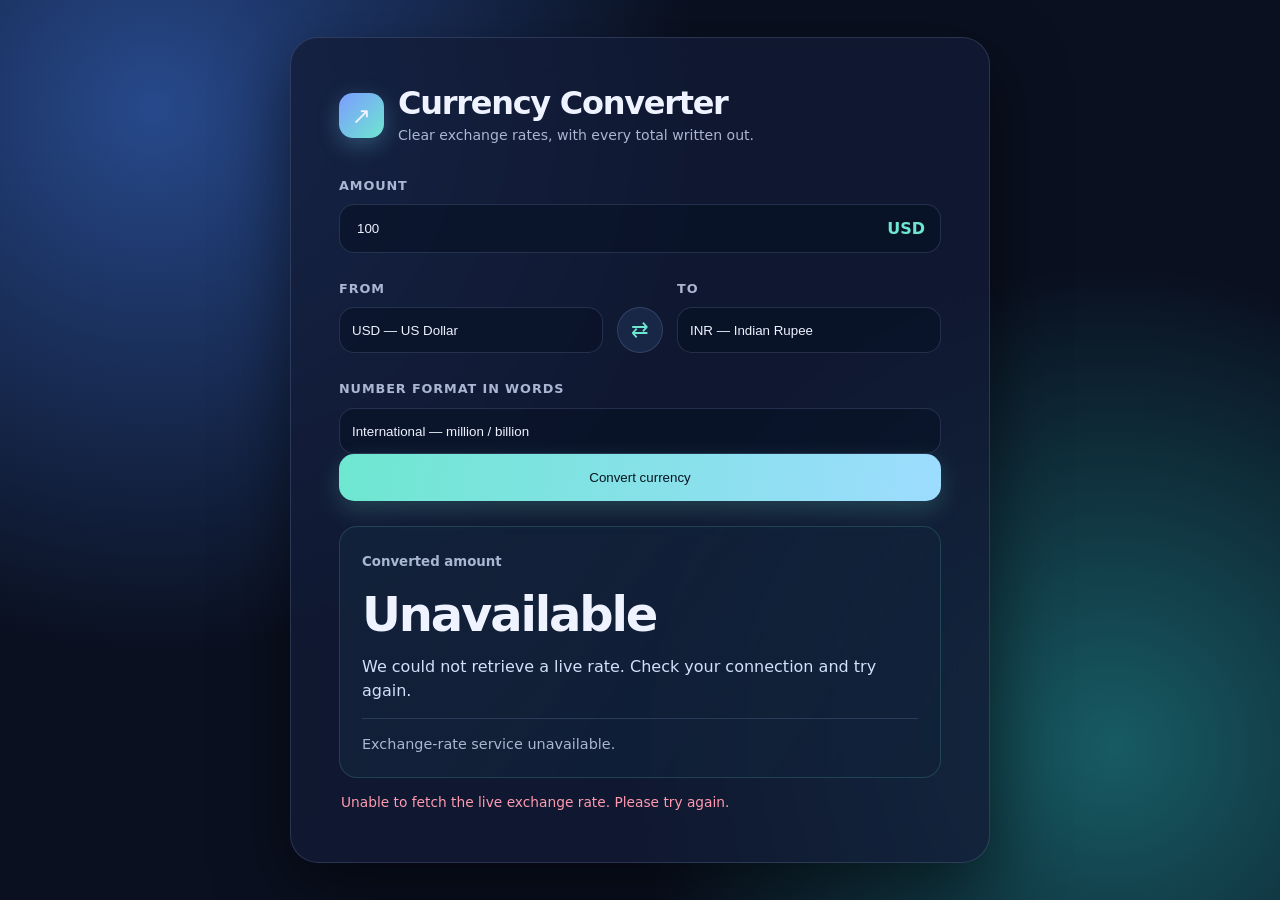
<file: Currency_Converter/index.html>
<!-- previous code which depends on css, js file and this is done by apna college tutorial -->

<!-- <!DOCTYPE html>
<html lang="en">
<head>
    <meta charset="UTF-8">
    <meta name="viewport" content="width=device-width, initial-scale=1.0">
    <title>Currency Converter</title>
    <link rel="stylesheet" href="style.css">
    <link rel="stylesheet" href="https://cdnjs.cloudflare.com/ajax/libs/font-awesome/6.5.1/css/all.min.css" integrity="sha512-DTOQO9RWCH3ppGqcWaEA1BIZOC6xxalwEsw9c2QQeAIftl+Vegovlnee1c9QX4TctnWMn13TZye+giMm8e2LwA==" crossorigin="anonymous" referrerpolicy="no-referrer" />
    <link rel="icon" type="image/jpeg" href="favicon.png">
</head>
<body>
    <div class="container">
        <h2>Currency Converter</h2>
        <form>
            <div class="amount">

                <p>Enter Amount</p>
                <input value="100" type="text">
            </div>
            <div class="dropdown">
                <div class="from">
                    <p>From</p>
                    <div class="select-container">
                        <img src="https://flagsapi.com/US/flat/64.png">
                        <select name="from">
                            <option value="USD">USD</option>
                            <option value="INR">INR</option>
                            <option value="EUR">EUR</option>
                            <option value="AUD">AUD</option> 
                        </select>
                    </div>
                </div>
                <i class="fa-solid fa-arrow-right-arrow-left"></i>

                <div class="to">
                    <p>To</p>
                    <div class="select-container">
                        <img src="https://flagsapi.com/IN/flat/64.png">
                        <select name="to">
                            <option value="USD">USD</option>
                            <option value="INR" selected>INR</option>
                            <option value="EUR">EUR</option>
                            <option value="AUD">AUD</option> 
                        </select>
                    </div>
                </div>
            </div>
            <div class="msg">1USD = 80INR</div>
            <button>Get Exchange Rate</button>
        </form>
    </div>
    <script src="codes.js"></script>
    <script src="app.js"></script>
    
</body>
</html> -->

<!doctype html>
<html lang="en">
<head>
  <meta charset="utf-8">
  <meta name="viewport" content="width=device-width,initial-scale=1">
  <meta name="theme-color" content="#111827">
  <title>Currency Converter</title>
  <link rel="icon" type="image/jpeg" href="favicon.png">
  <style>
    :root{--ink:#eef3ff;--muted:#aab6d2;--panel:rgba(18,28,54,.78);--line:rgba(180,201,255,.16);--accent:#6ee7d0;--accent2:#7c9cff;--danger:#ff9aaf}*{box-sizing:border-box}body{margin:0;min-width:320px;color:var(--ink);font:16px/1.5 Inter,ui-sans-serif,system-ui,-apple-system,"Segoe UI",sans-serif;background:#0a1020;min-height:100vh;display:grid;place-items:center;padding:28px;background-image:radial-gradient(circle at 12% 12%,#27498b 0,transparent 34rem),radial-gradient(circle at 87% 83%,#175b63 0,transparent 30rem)}
    .app{width:min(100%,700px);padding:clamp(24px,5vw,48px);border:1px solid var(--line);background:var(--panel);box-shadow:0 24px 70px #0008;border-radius:28px;backdrop-filter:blur(20px)}.brand{display:flex;gap:14px;align-items:center;margin-bottom:30px}.mark{width:45px;height:45px;display:grid;place-items:center;border-radius:14px;font-size:23px;background:linear-gradient(135deg,var(--accent2),var(--accent));box-shadow:0 7px 22px #63b7d755}.brand h1{font-size:clamp(1.4rem,4vw,2rem);line-height:1.1;margin:0;letter-spacing:-.04em}.brand p{margin:4px 0 0;color:var(--muted);font-size:.88rem}.label{display:block;font-size:.8rem;font-weight:700;letter-spacing:.07em;text-transform:uppercase;color:var(--muted);margin:0 0 9px}.amount-box{position:relative}.amount-box input{width:100%;padding:16px 76px 16px 17px;border:1px solid var(--line);border-radius:15px;background:#08122699;color:var(--ink);font:700 clamp(1.4rem,4vw,2rem)/1.2 inherit;outline:none;transition:.2s}.amount-box input:focus,.currency:focus-within{border-color:var(--accent);box-shadow:0 0 0 4px #6ee7d023}.currency-code{position:absolute;right:16px;top:50%;transform:translateY(-50%);font-weight:800;color:var(--accent)}.choices{display:grid;grid-template-columns:1fr auto 1fr;gap:14px;align-items:end;margin:26px 0}.currency{border:1px solid var(--line);border-radius:15px;background:#08122699;padding:10px 12px;transition:.2s}.currency select{appearance:none;border:0;background:transparent;color:var(--ink);font:700 1rem inherit;width:100%;outline:0;cursor:pointer}.currency option{background:#101a30}.swap{width:46px;height:46px;border:1px solid var(--line);border-radius:50%;background:#192747;color:var(--accent);font-size:1.3rem;cursor:pointer;transition:.2s}.swap:hover{transform:rotate(180deg);background:#263a66}.convert{width:100%;border:0;border-radius:15px;padding:16px 20px;color:#071321;background:linear-gradient(100deg,var(--accent),#9ddcff);font:800 1rem inherit;cursor:pointer;box-shadow:0 9px 24px #6ee7d033;transition:.2s}.convert:hover{filter:brightness(1.08);transform:translateY(-1px)}.convert:disabled{cursor:wait;opacity:.65}.result{margin-top:25px;padding:22px;border-radius:18px;border:1px solid #6ee7d02b;background:linear-gradient(125deg,#152b427d,#102138a8)}.result small{color:var(--muted);font-weight:600}.total{font-size:clamp(1.7rem,6vw,3rem);font-weight:800;letter-spacing:-.045em;margin:5px 0;word-break:break-word}.words{margin:0;color:#d4e0fa}.rate{margin-top:15px;padding-top:15px;border-top:1px solid var(--line);color:var(--muted);font-size:.9rem}.status{min-height:22px;margin:14px 2px 0;color:var(--muted);font-size:.86rem}.status.error{color:var(--danger)}.sr-only{position:absolute;width:1px;height:1px;padding:0;margin:-1px;overflow:hidden;clip:rect(0,0,0,0);white-space:nowrap;border:0}@media(max-width:520px){body{padding:14px}.app{padding:24px 18px;border-radius:22px}.choices{grid-template-columns:1fr 42px 1fr;gap:7px}.swap{width:42px;height:42px}.currency{padding:9px}.currency select{font-size:.88rem}}
  </style>
</head>
<body>
  <main class="app" aria-labelledby="title">
    <header class="brand"><div class="mark" aria-hidden="true">↗</div><div><h1 id="title">Currency Converter</h1><p>Clear exchange rates, with every total written out.</p></div></header>
    <form id="converter" novalidate>
      <label class="label" for="amount">Amount</label>
      <div class="amount-box"><input id="amount" inputmode="decimal" autocomplete="off" value="100" aria-describedby="status"><span class="currency-code" id="inputCode">USD</span></div>
      <div class="choices">
        <div><label class="label" for="from">From</label><div class="currency"><select id="from" aria-label="Convert from currency"></select></div></div>
        <button class="swap" type="button" id="swap" aria-label="Swap selected currencies" title="Swap currencies">⇄</button>
        <div><label class="label" for="to">To</label><div class="currency"><select id="to" aria-label="Convert to currency"></select></div></div>
      </div>
      <label class="label" for="numbering">Number format in words</label>
      <div class="currency"><select id="numbering" aria-label="Number format in words"><option value="international">International — million / billion</option><option value="indian">Indian — lakh / crore</option></select></div>
      <button class="convert" id="convert" type="submit">Convert currency</button>
    </form>
    <section class="result" aria-live="polite" aria-atomic="true"><small>Converted amount</small><div class="total" id="total">—</div><p class="words" id="words">Enter an amount to see it in words.</p><div class="rate" id="rate">Live rate will appear here.</div></section>
    <div class="status" id="status" role="status"></div>
  </main>
  <script>
  (()=>{
    // Original ExchangeRate-API endpoint retained; no API key is needed for this open endpoint.
    const BASE_URL='https://open.er-api.com/v6/latest';
    // Embedded country mapping makes this page independent of the old external codes.js dependency.
    const countryList={USD:'US',INR:'IN',EUR:'EU',GBP:'GB',JPY:'JP',AUD:'AU',CAD:'CA',CNY:'CN',CHF:'CH',AED:'AE',SGD:'SG',NZD:'NZ',KRW:'KR',HKD:'HK',THB:'TH',MYR:'MY',IDR:'ID',PHP:'PH',ZAR:'ZA',BRL:'BR',MXN:'MX',SEK:'SE',NOK:'NO',DKK:'DK',PLN:'PL',TRY:'TR',SAR:'SA',QAR:'QA',KWD:'KW',BHD:'BH',OMR:'OM',EGP:'EG',PKR:'PK',BDT:'BD',LKR:'LK',NPR:'NP',VND:'VN',CZK:'CZ',HUF:'HU',RON:'RO',UAH:'UA',ILS:'IL'};
    const names={USD:'US Dollar',INR:'Indian Rupee',EUR:'Euro',GBP:'British Pound',JPY:'Japanese Yen',AUD:'Australian Dollar',CAD:'Canadian Dollar',CNY:'Chinese Yuan',CHF:'Swiss Franc',AED:'UAE Dirham',SGD:'Singapore Dollar',NZD:'New Zealand Dollar',KRW:'South Korean Won',HKD:'Hong Kong Dollar',THB:'Thai Baht',MYR:'Malaysian Ringgit',IDR:'Indonesian Rupiah',PHP:'Philippine Peso',ZAR:'South African Rand',BRL:'Brazilian Real',MXN:'Mexican Peso',SEK:'Swedish Krona',NOK:'Norwegian Krone',DKK:'Danish Krone',PLN:'Polish Zloty',TRY:'Turkish Lira',SAR:'Saudi Riyal',QAR:'Qatari Riyal',KWD:'Kuwaiti Dinar',BHD:'Bahraini Dinar',OMR:'Omani Rial',EGP:'Egyptian Pound',PKR:'Pakistani Rupee',BDT:'Bangladeshi Taka',LKR:'Sri Lankan Rupee',NPR:'Nepalese Rupee',VND:'Vietnamese Dong',CZK:'Czech Koruna',HUF:'Hungarian Forint',RON:'Romanian Leu',UAH:'Ukrainian Hryvnia',ILS:'Israeli New Shekel'};
    const currencyUnits={INR:'rupees',USD:'US dollars',EUR:'euros',GBP:'pounds',JPY:'yen',AUD:'Australian dollars',CAD:'Canadian dollars',CNY:'yuan',CHF:'Swiss francs',AED:'dirhams',SGD:'Singapore dollars',NZD:'New Zealand dollars',KRW:'won',HKD:'Hong Kong dollars',THB:'baht',MYR:'ringgit',IDR:'rupiah',PHP:'pesos',ZAR:'rand',BRL:'reais',MXN:'pesos',SEK:'kronor',NOK:'Norwegian kroner',DKK:'Danish kroner',PLN:'zloty',TRY:'lira',SAR:'riyals',QAR:'riyals',KWD:'dinars',BHD:'dinars',OMR:'rials',EGP:'Egyptian pounds',PKR:'Pakistani rupees',BDT:'taka',LKR:'Sri Lankan rupees',NPR:'Nepalese rupees',VND:'dong',CZK:'koruna',HUF:'forints',RON:'lei',UAH:'hryvnia',ILS:'shekels'};
    const $=id=>document.getElementById(id), from=$('from'),to=$('to'),amount=$('amount'),total=$('total'),words=$('words'),rate=$('rate'),status=$('status'),button=$('convert'),numbering=$('numbering');
    Object.keys(countryList).sort().forEach(code=>[from,to].forEach(s=>s.add(new Option(`${code} — ${names[code]||code}`,code))));from.value='USD';to.value='INR';
    const formatter=(n,c)=>new Intl.NumberFormat(undefined,{style:'currency',currency:c,maximumFractionDigits:2}).format(n);
    const underTwenty=['zero','one','two','three','four','five','six','seven','eight','nine','ten','eleven','twelve','thirteen','fourteen','fifteen','sixteen','seventeen','eighteen','nineteen'],tens=['','','twenty','thirty','forty','fifty','sixty','seventy','eighty','ninety'];
    function smallWords(n){if(n<20)return underTwenty[n];if(n<100)return tens[Math.floor(n/10)]+(n%10?'-'+underTwenty[n%10]:'');return underTwenty[Math.floor(n/100)]+' hundred'+(n%100?' '+smallWords(n%100):'')}
    function internationalWords(value){let n=Math.floor(Math.abs(value));if(!Number.isSafeInteger(n))return 'a very large amount';if(n===0)return 'zero';const scales=['','thousand','million','billion','trillion'];let out=[],i=0;while(n){let part=n%1000;if(part)out.unshift(smallWords(part)+(scales[i]?' '+scales[i]:''));n=Math.floor(n/1000);i++}return out.join(' ')}
    function indianWords(value){let n=Math.floor(Math.abs(value));if(!Number.isSafeInteger(n))return 'a very large amount';if(n===0)return 'zero';const groups=[[10000000,'crore'],[100000,'lakh'],[1000,'thousand'],[1,'']];let out=[];for(const [size,label] of groups){const part=Math.floor(n/size);if(part){out.push(smallWords(part)+(label?' '+label:''));n%=size}}return out.join(' ')}
    function amountInWords(value,currency){const phrase=(numbering.value==='indian'?indianWords:internationalWords)(value);return `${phrase} ${currencyUnits[currency]||currency}.`;}
    function setStatus(msg,error=false){status.textContent=msg;status.className='status'+(error?' error':'')}
    function sanitize(){const raw=amount.value.replace(/,/g,'').trim(), n=Number(raw);if(!raw||!Number.isFinite(n)||n<0)throw Error('Enter a valid amount of zero or more.');return n}
    async function convert(){let input;try{input=sanitize()}catch(e){setStatus(e.message,true);return}button.disabled=true;button.textContent='Fetching live rate…';setStatus('Updating exchange rate…');try{const response=await fetch(`${BASE_URL}/${from.value}`);if(!response.ok)throw Error();const data=await response.json();const r=data.rates?.[to.value];if(!data.result||!r)throw Error();const result=input*r;total.textContent=formatter(result,to.value);words.textContent=amountInWords(result,to.value);rate.textContent=`1 ${from.value} = ${new Intl.NumberFormat(undefined,{maximumSignificantDigits:8}).format(r)} ${to.value} · Live ExchangeRate-API rate`;setStatus('Rate updated successfully.');}catch{total.textContent='Unavailable';words.textContent='We could not retrieve a live rate. Check your connection and try again.';rate.textContent='Exchange-rate service unavailable.';setStatus('Unable to fetch the live exchange rate. Please try again.',true)}finally{button.disabled=false;button.textContent='Convert currency'}}
    $('converter').addEventListener('submit',e=>{e.preventDefault();convert()});$('swap').addEventListener('click',()=>{[from.value,to.value]=[to.value,from.value];$('inputCode').textContent=from.value;convert()});from.addEventListener('change',()=>{$('inputCode').textContent=from.value});to.addEventListener('change',convert);numbering.addEventListener('change',convert);amount.addEventListener('keydown',e=>{if(e.key==='Enter')convert()});convert();
  })();
  </script>
</body>
</html>
</file>
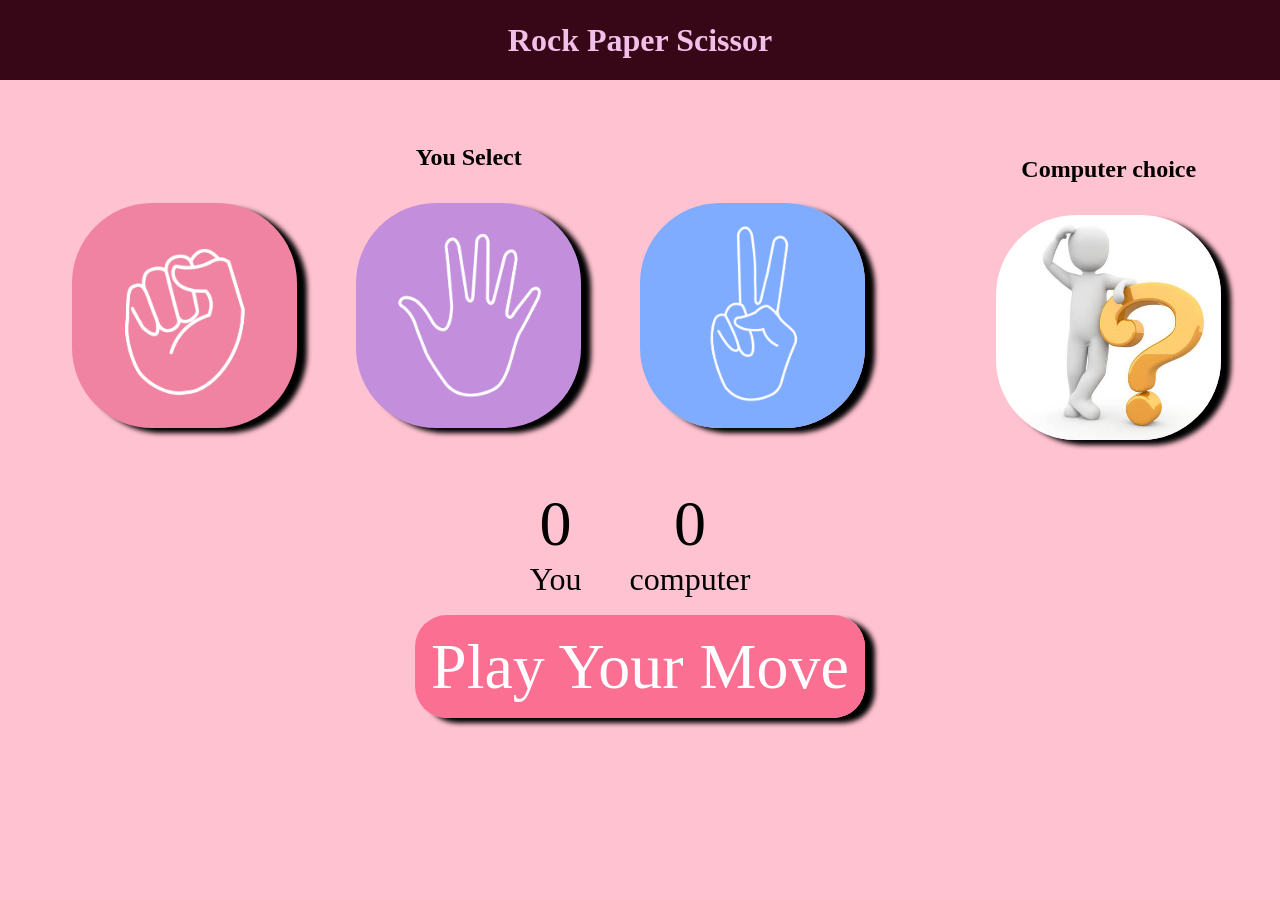
<file: Stone Paper Scissor/index.html>
<!DOCTYPE html>
<html lang="en">
<head>
    <meta charset="UTF-8">
    <meta name="viewport" content="width=device-width, initial-scale=1.0">
    <title>Rock Paper Scissor Game</title>
    <link rel="stylesheet" href="style.css">
</head>
<body>
    <h1>Rock Paper Scissor</h1>

    <div class="game-area">

        <div class="user-side">
            <h2>You Select</h2>
    
            <div class="choices">
                <div class="choice" id="rock">
                    <img src="./images/rock.png">
                </div>
        
                <div class="choice" id="paper">
                    <img src="./images/paper.png">
                </div>
        
                <div class="choice" id="scissors">
                    <img src="./images/scissors.png">
                </div>
            </div>
        </div>

        <div class="computer-side">
            <h2>Computer choice</h2>

            <div class="computer-choice">
                <img id="computer-img" src="images/questionMark.jpg">
                
            </div>
        </div>


    </div>


    <!-- side div to display computer choice -->
    <div>
    </div>

    <div class="score-board">
        <div class="score">
            <p id="user-score">0</p>
            <p>You</p>
        </div>

        <div class="score">
            <p id="comp-score">0</p>
            <p>computer</p>
        </div>
    </div>

    <div class="msg-container">
        <p id="msg">Play Your Move</p>
    </div>

    <audio id="winGame" src="sounds/winSound.mp3"></audio>
    <audio id="loseGame" src="sounds/loseSound.mp3"></audio>
    <audio id="drawGame" src="sounds/drawSound.mp3"></audio>
    <script src="script.js"></script>
    
</body>
</html>
</file>
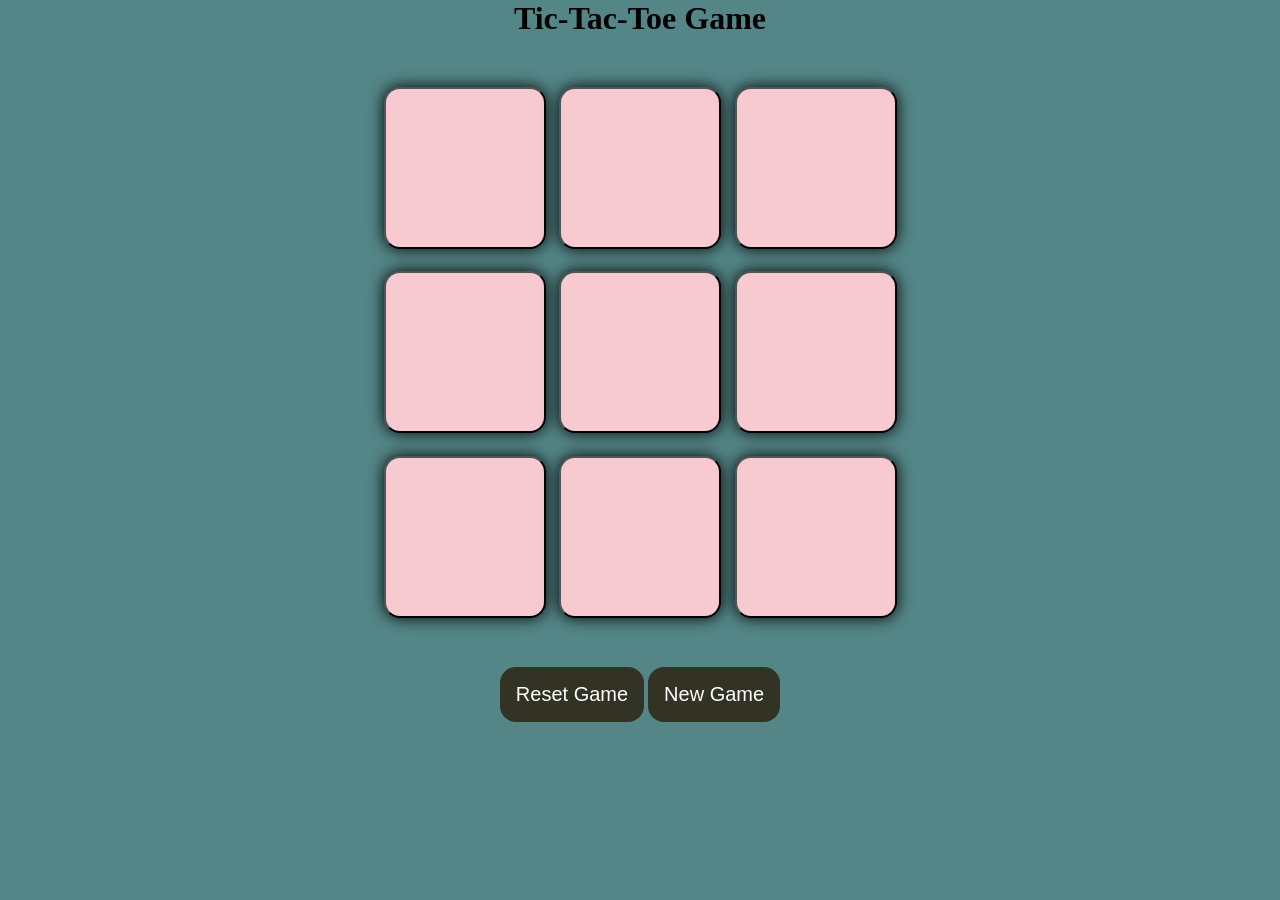
<file: TicTacToe/index.html>
<!DOCTYPE html>
<html lang="en">
<head>
    <meta charset="UTF-8">
    <meta name="viewport" content="width=device-width, initial-scale=1.0">
    <title>Tic Tac Toe Game</title>
    <link rel="stylesheet" href="style.css">
    <link rel="icon" type="image/jpeg" href="favicon.jpg">
</head>
<body>
    <div class="msg-container hide">
        <p id="msg">Winner</p>
    </div>
    <main>
        <h1>Tic-Tac-Toe Game</h1>
        <div class="container">
        <div class="game">
            <button class="box"></button>
            <button class="box"></button>
            <button class="box"></button>
            
            <button class="box"></button>
            <button class="box"></button>
            <button class="box"></button>
            
            <button class="box"></button>
            <button class="box"></button>
            <button class="box"></button>
        </div>
        </div>
        <button id="reset-btn">Reset Game</button>
        <button id="newgame-btn">New Game</button>

    </main>

    <script src="app.js"></script>
    
</body>
</html>
</file>
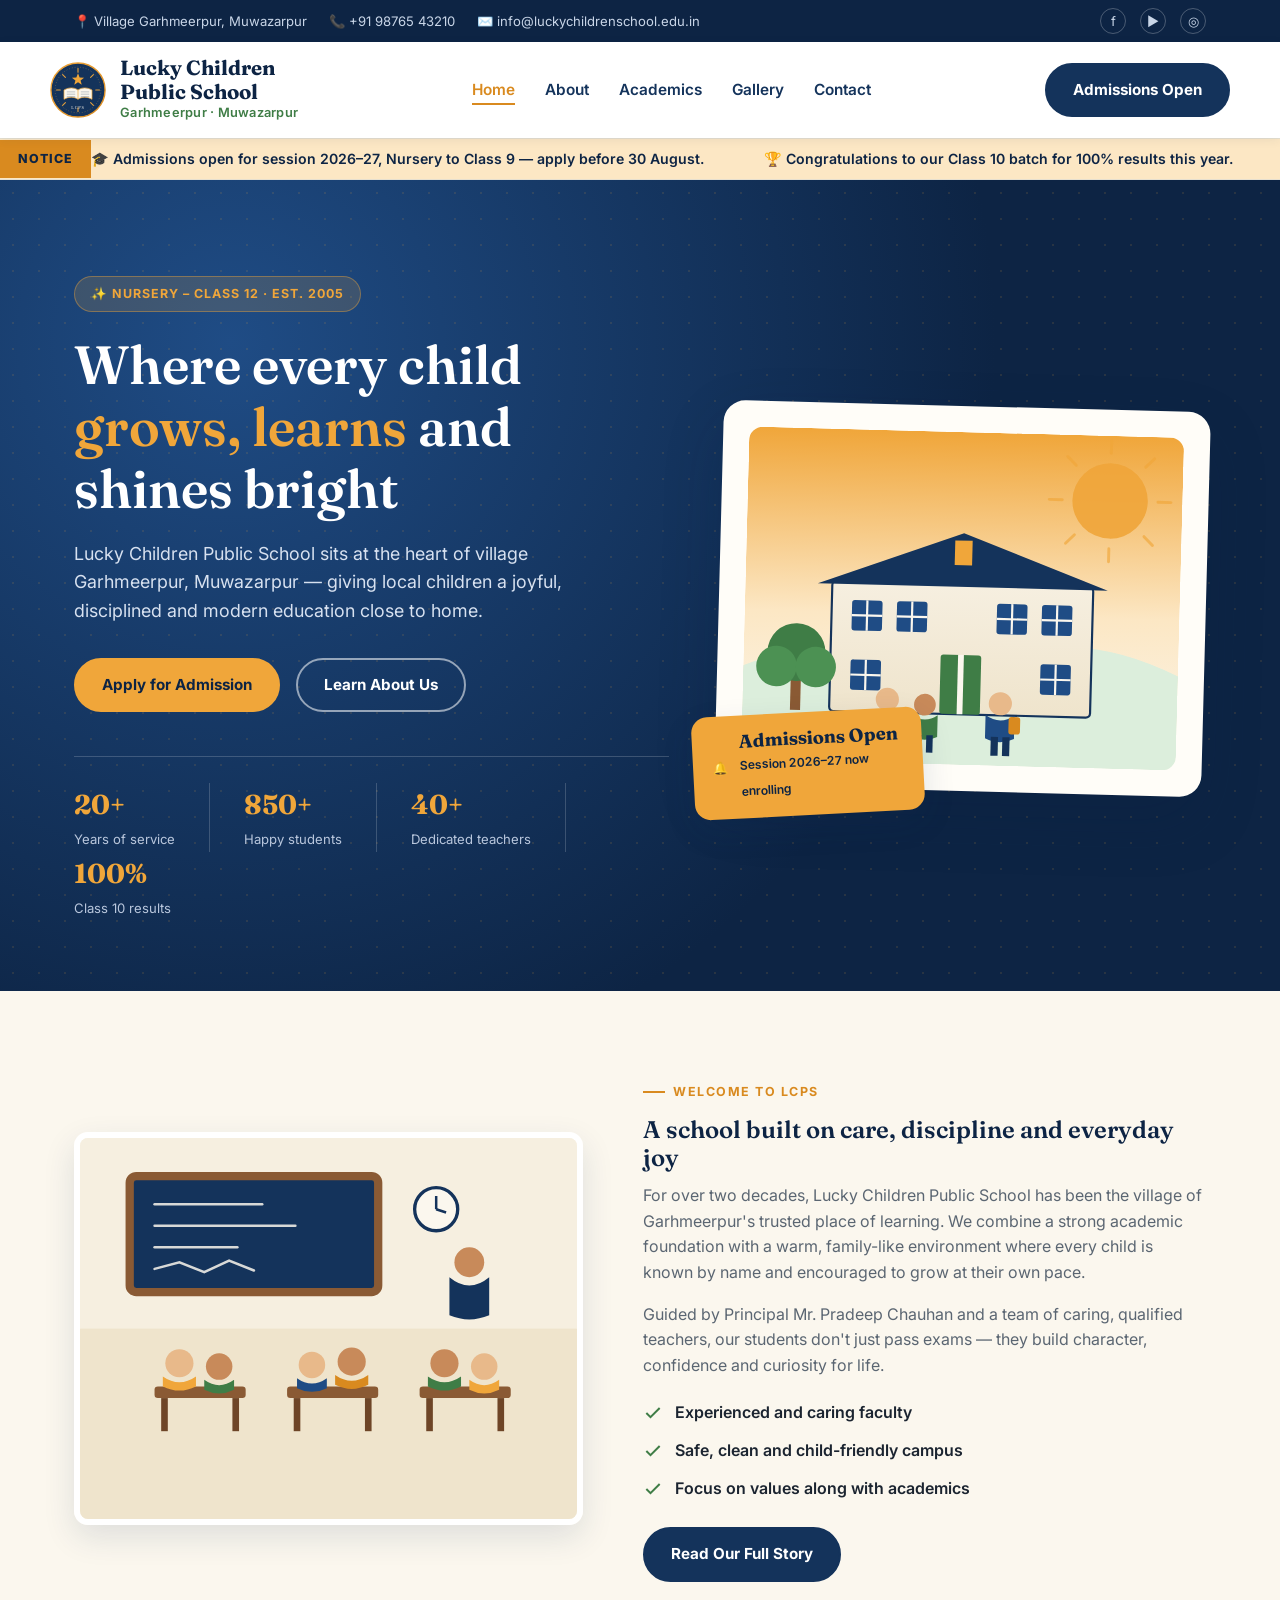
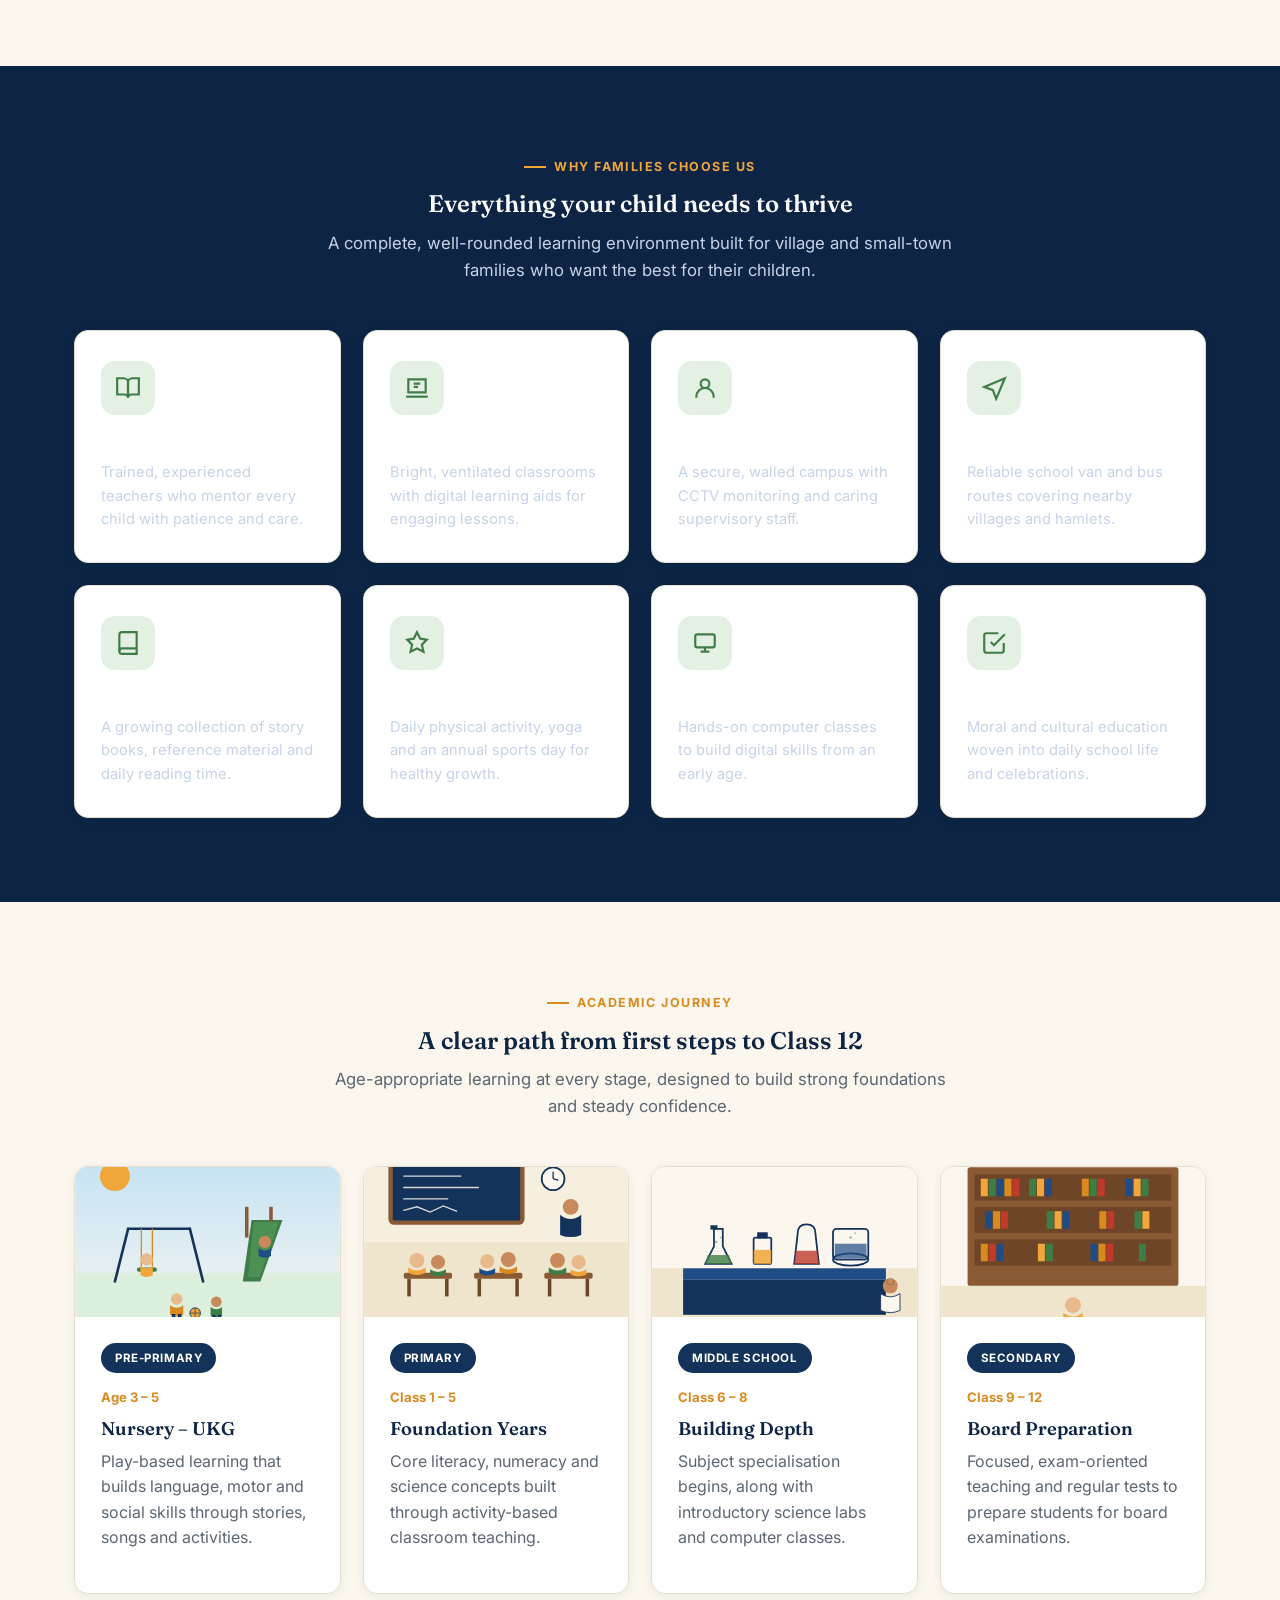
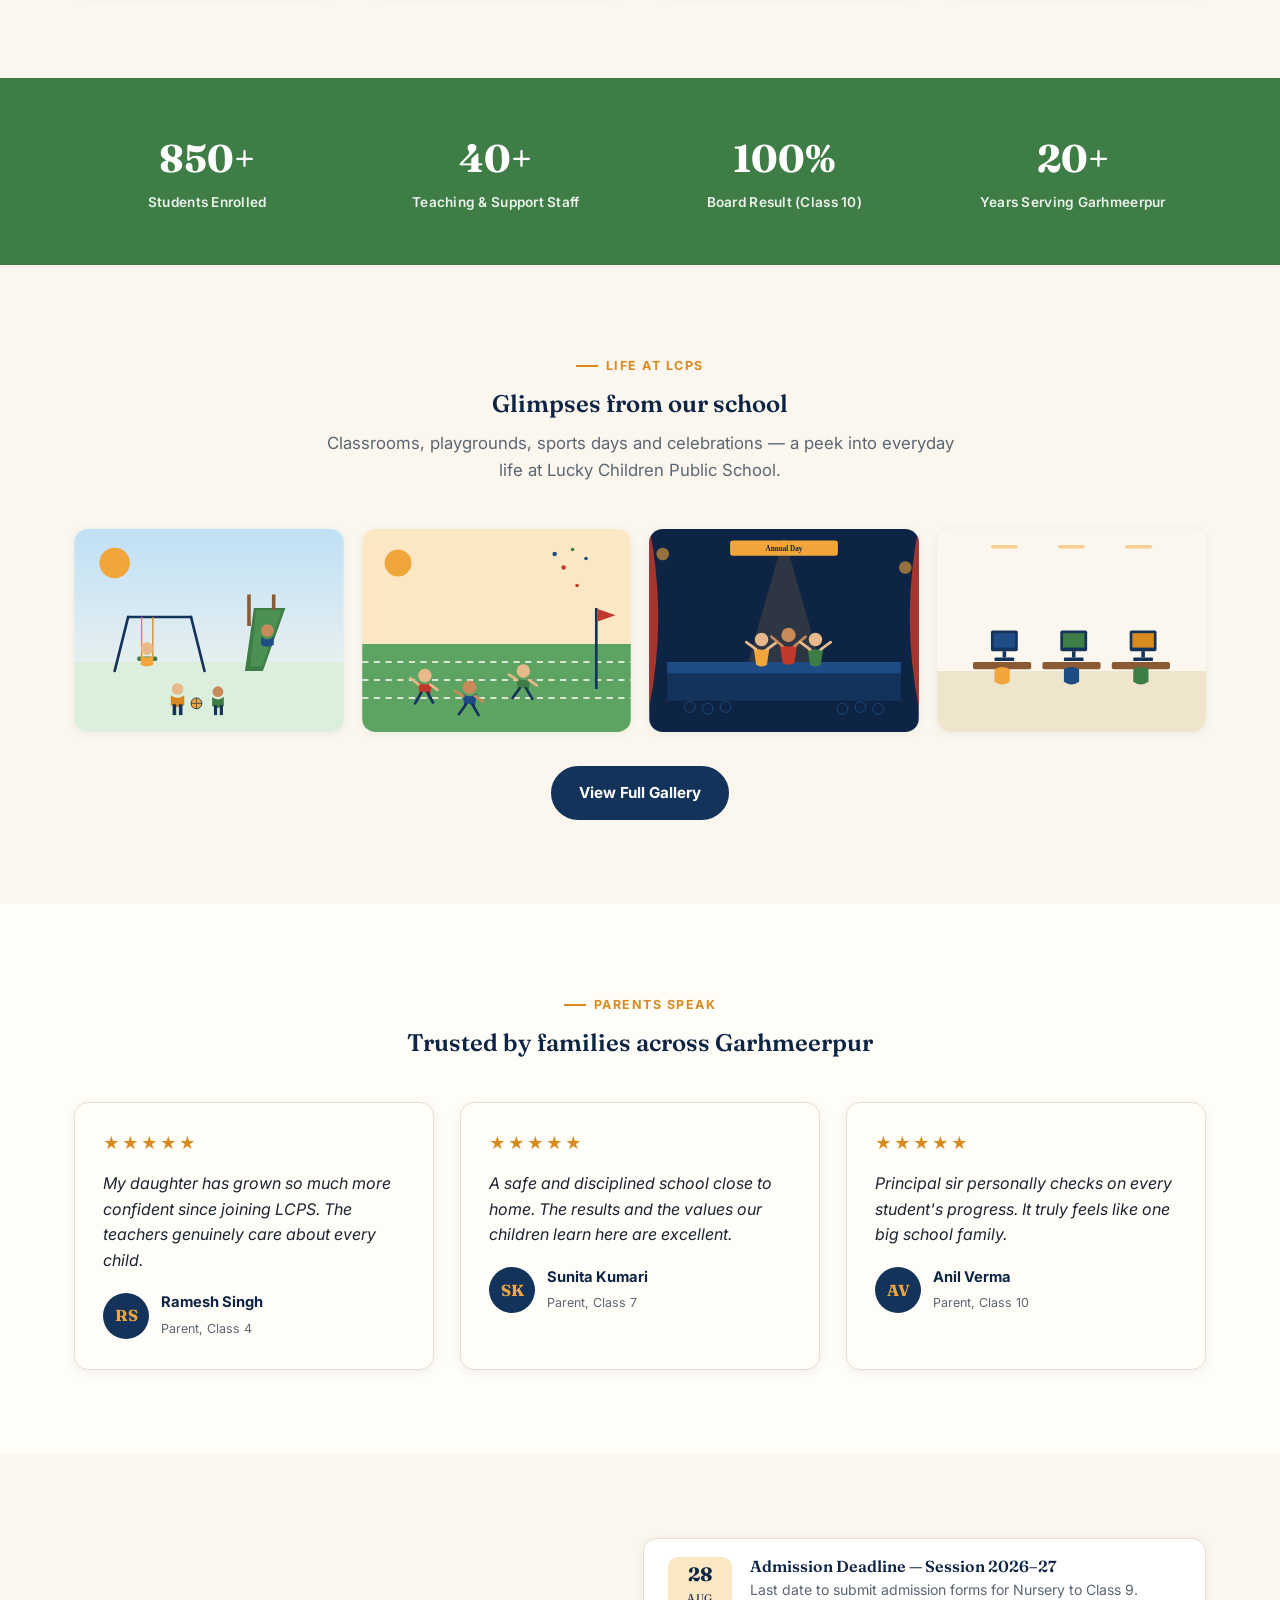
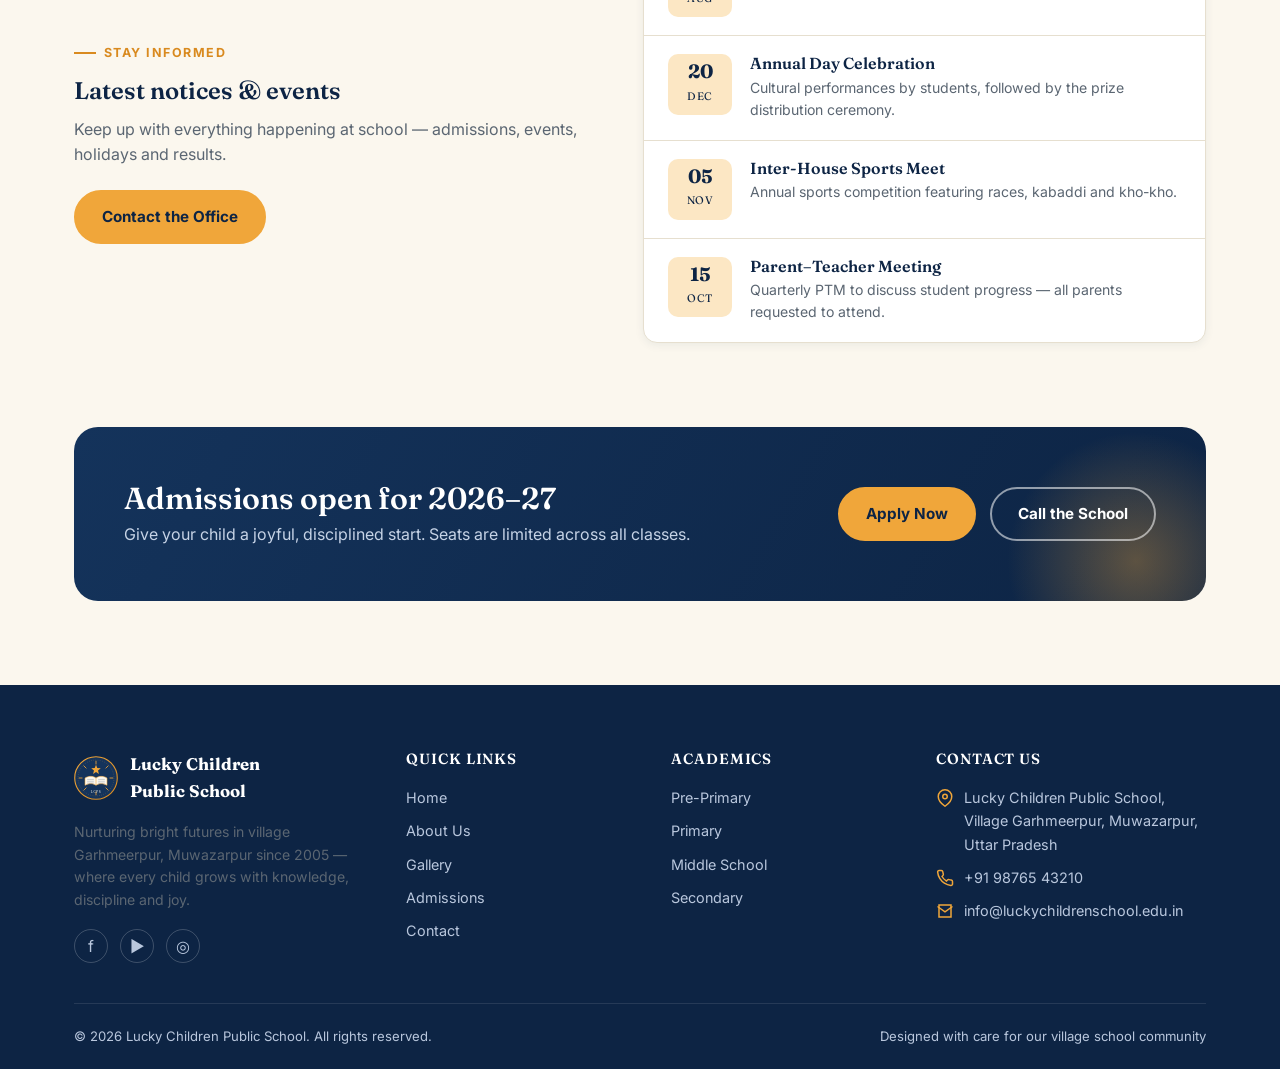
<file: SchoolWebpage/lucky-children-public-school-website/lucky-children-public-school-website/index.html>
<!DOCTYPE html>
<html lang="en">
<head>
<meta charset="UTF-8">
<meta name="viewport" content="width=device-width, initial-scale=1.0">
<title>Lucky Children Public School | Garhmeerpur, Muwazarpur</title>
<meta name="description" content="Lucky Children Public School, Village Garhmeerpur, Muwazarpur — nurturing bright futures from Nursery to Class 12 under the leadership of Principal Mr. Pradeep Chauhan.">
<link rel="icon" type="image/svg+xml" href="images/logo.svg">
<link rel="stylesheet" href="css/style.css">
</head>
<body>

<div class="topbar">
  <div class="container">
    <div class="topbar-left">
      <span class="topbar-item">📍 Village Garhmeerpur, Muwazarpur</span>
      <span class="topbar-item">📞 +91 98765 43210</span>
      <span class="topbar-item">✉️ info@luckychildrenschool.edu.in</span>
    </div>
    <div class="topbar-social">
      <a href="#" aria-label="Facebook">f</a>
      <a href="#" aria-label="YouTube">▶</a>
      <a href="#" aria-label="Instagram">◎</a>
    </div>
  </div>
</div>

<header class="site-header">
  <div class="container nav-wrap">
    <a href="index.html" class="brand">
      <img src="images/logo.svg" alt="Lucky Children Public School logo">
      <div class="brand-text">
        <div class="school-name">Lucky Children<br>Public School</div>
        <div class="school-loc">Garhmeerpur · Muwazarpur</div>
      </div>
    </a>
    <nav class="main-nav" id="main-nav">
      <ul>
        <li><a href="index.html" class="active">Home</a></li>
        <li><a href="about.html">About</a></li>
        <li><a href="about.html#academics">Academics</a></li>
        <li><a href="gallery.html">Gallery</a></li>
        <li><a href="contact.html">Contact</a></li>
      </ul>
    </nav>
    <div class="nav-cta">
      <a href="contact.html" class="btn btn-navy">Admissions Open</a>
      <button class="menu-toggle" id="menu-toggle" aria-label="Toggle menu" aria-expanded="false">
        <span></span><span></span><span></span>
      </button>
    </div>
  </div>
</header>

<div class="ticker-bar">
  <span class="ticker-label">Notice</span>
  <div class="ticker-viewport">
    <div class="ticker-track">
      <span>🎓 Admissions open for session 2026–27, Nursery to Class 9 — apply before 30 August.</span>
      <span>🏆 Congratulations to our Class 10 batch for 100% results this year.</span>
      <span>🎭 Annual Day celebrations on 20 December — all parents invited.</span>
      <span>🏸 Inter-school sports meet registrations closing soon.</span>
      <span>🎓 Admissions open for session 2026–27, Nursery to Class 9 — apply before 30 August.</span>
      <span>🏆 Congratulations to our Class 10 batch for 100% results this year.</span>
      <span>🎭 Annual Day celebrations on 20 December — all parents invited.</span>
      <span>🏸 Inter-school sports meet registrations closing soon.</span>
    </div>
  </div>
</div>

<!-- ================= HERO ================= -->
<section class="hero" style="padding-bottom:70px;">
  <div class="container hero-grid">
    <div>
      <div class="hero-eyebrow">✨ Nursery – Class 12 · Est. 2005</div>
      <h1>Where every child <em>grows, learns</em> and shines bright</h1>
      <p class="lead">Lucky Children Public School sits at the heart of village Garhmeerpur, Muwazarpur — giving local children a joyful, disciplined and modern education close to home.</p>
      <div class="hero-actions">
        <a href="contact.html" class="btn btn-gold">Apply for Admission</a>
        <a href="about.html" class="btn btn-outline">Learn About Us</a>
      </div>
      <div class="hero-stats">
        <div class="hero-stat"><b>20+</b><span>Years of service</span></div>
        <div class="hero-stat"><b>850+</b><span>Happy students</span></div>
        <div class="hero-stat"><b>40+</b><span>Dedicated teachers</span></div>
        <div class="hero-stat"><b>100%</b><span>Class 10 results</span></div>
      </div>
    </div>
    <div class="hero-visual">
      <div class="hero-card">
        <div class="hero-illustration">
          <img src="images/hero-illustration.svg" alt="Illustration of the school building with children playing under the sun">
        </div>
      </div>
      <div class="hero-badge">
        <span>🔔</span>
        <div><b>Admissions Open</b><span>Session 2026–27 now enrolling</span></div>
      </div>
    </div>
  </div>
</section>

<!-- ================= WELCOME ================= -->
<section>
  <div class="container split">
    <div class="split-visual">
      <div class="frame">
        <img src="images/classroom-scene.svg" alt="Students learning together in a classroom">
      </div>
    </div>
    <div>
      <div class="eyebrow">Welcome to LCPS</div>
      <h2>A school built on care, discipline and everyday joy</h2>
      <p>For over two decades, Lucky Children Public School has been the village of Garhmeerpur's trusted place of learning. We combine a strong academic foundation with a warm, family-like environment where every child is known by name and encouraged to grow at their own pace.</p>
      <p>Guided by Principal Mr. Pradeep Chauhan and a team of caring, qualified teachers, our students don't just pass exams — they build character, confidence and curiosity for life.</p>
      <ul class="checklist">
        <li><svg width="20" height="20" viewBox="0 0 24 24" fill="none" stroke="currentColor" stroke-width="2.4"><path d="M4 12l5 5L20 6"/></svg> Experienced and caring faculty</li>
        <li><svg width="20" height="20" viewBox="0 0 24 24" fill="none" stroke="currentColor" stroke-width="2.4"><path d="M4 12l5 5L20 6"/></svg> Safe, clean and child-friendly campus</li>
        <li><svg width="20" height="20" viewBox="0 0 24 24" fill="none" stroke="currentColor" stroke-width="2.4"><path d="M4 12l5 5L20 6"/></svg> Focus on values along with academics</li>
      </ul>
      <a href="about.html" class="btn btn-navy" style="margin-top:14px;">Read Our Full Story</a>
    </div>
  </div>
</section>

<!-- ================= WHY CHOOSE US ================= -->
<section class="bg-navy">
  <div class="container">
    <div class="section-head center">
      <div class="eyebrow" style="justify-content:center;">Why Families Choose Us</div>
      <h2>Everything your child needs to thrive</h2>
      <p>A complete, well-rounded learning environment built for village and small-town families who want the best for their children.</p>
    </div>
    <div class="grid-4">
      <div class="feature-card">
        <div class="feature-icon"><svg width="26" height="26" viewBox="0 0 24 24" fill="none" stroke="currentColor" stroke-width="2"><path d="M2 3h6a4 4 0 014 4v14a3 3 0 00-3-3H2z"/><path d="M22 3h-6a4 4 0 00-4 4v14a3 3 0 013-3h7z"/></svg></div>
        <h3>Qualified Faculty</h3>
        <p>Trained, experienced teachers who mentor every child with patience and care.</p>
      </div>
      <div class="feature-card">
        <div class="feature-icon"><svg width="26" height="26" viewBox="0 0 24 24" fill="none" stroke="currentColor" stroke-width="2"><path d="M4 4h16v12H4z"/><path d="M2 20h20"/><path d="M9 8h6M9 11h4"/></svg></div>
        <h3>Smart Classrooms</h3>
        <p>Bright, ventilated classrooms with digital learning aids for engaging lessons.</p>
      </div>
      <div class="feature-card">
        <div class="feature-icon"><svg width="26" height="26" viewBox="0 0 24 24" fill="none" stroke="currentColor" stroke-width="2"><circle cx="12" cy="8" r="4"/><path d="M4 21v-1a8 8 0 0116 0v1"/></svg></div>
        <h3>Safe Environment</h3>
        <p>A secure, walled campus with CCTV monitoring and caring supervisory staff.</p>
      </div>
      <div class="feature-card">
        <div class="feature-icon"><svg width="26" height="26" viewBox="0 0 24 24" fill="none" stroke="currentColor" stroke-width="2"><path d="M3 11l19-8-8 19-3-8z"/></svg></div>
        <h3>Safe Transport</h3>
        <p>Reliable school van and bus routes covering nearby villages and hamlets.</p>
      </div>
      <div class="feature-card">
        <div class="feature-icon"><svg width="26" height="26" viewBox="0 0 24 24" fill="none" stroke="currentColor" stroke-width="2"><path d="M4 19.5A2.5 2.5 0 016.5 17H20"/><path d="M6.5 2H20v20H6.5A2.5 2.5 0 014 19.5v-15A2.5 2.5 0 016.5 2z"/></svg></div>
        <h3>Library & Reading</h3>
        <p>A growing collection of story books, reference material and daily reading time.</p>
      </div>
      <div class="feature-card">
        <div class="feature-icon"><svg width="26" height="26" viewBox="0 0 24 24" fill="none" stroke="currentColor" stroke-width="2"><path d="M12 2l3 6 6 1-4.5 4.5L18 20l-6-3-6 3 1.5-6.5L3 9l6-1z"/></svg></div>
        <h3>Sports & Play</h3>
        <p>Daily physical activity, yoga and an annual sports day for healthy growth.</p>
      </div>
      <div class="feature-card">
        <div class="feature-icon"><svg width="26" height="26" viewBox="0 0 24 24" fill="none" stroke="currentColor" stroke-width="2"><rect x="3" y="4" width="18" height="12" rx="2"/><path d="M8 20h8M12 16v4"/></svg></div>
        <h3>Computer Lab</h3>
        <p>Hands-on computer classes to build digital skills from an early age.</p>
      </div>
      <div class="feature-card">
        <div class="feature-icon"><svg width="26" height="26" viewBox="0 0 24 24" fill="none" stroke="currentColor" stroke-width="2"><path d="M9 11l3 3L22 4"/><path d="M21 12v7a2 2 0 01-2 2H5a2 2 0 01-2-2V5a2 2 0 012-2h11"/></svg></div>
        <h3>Value Education</h3>
        <p>Moral and cultural education woven into daily school life and celebrations.</p>
      </div>
    </div>
  </div>
</section>

<!-- ================= ACADEMICS ================= -->
<section id="academics">
  <div class="container">
    <div class="section-head center">
      <div class="eyebrow" style="justify-content:center;">Academic Journey</div>
      <h2>A clear path from first steps to Class 12</h2>
      <p>Age-appropriate learning at every stage, designed to build strong foundations and steady confidence.</p>
    </div>
    <div class="grid-4">
      <div class="program-card">
        <img src="images/playground-scene.svg" alt="Pre-primary children playing" style="height:150px;width:100%;object-fit:cover;">
        <div class="body">
          <span class="tag">Pre-Primary</span>
          <div class="age">Age 3 – 5</div>
          <h3>Nursery – UKG</h3>
          <p>Play-based learning that builds language, motor and social skills through stories, songs and activities.</p>
        </div>
      </div>
      <div class="program-card">
        <img src="images/classroom-scene.svg" alt="Primary school classroom" style="height:150px;width:100%;object-fit:cover;">
        <div class="body">
          <span class="tag">Primary</span>
          <div class="age">Class 1 – 5</div>
          <h3>Foundation Years</h3>
          <p>Core literacy, numeracy and science concepts built through activity-based classroom teaching.</p>
        </div>
      </div>
      <div class="program-card">
        <img src="images/science-lab-scene.svg" alt="Middle school science lab" style="height:150px;width:100%;object-fit:cover;">
        <div class="body">
          <span class="tag">Middle School</span>
          <div class="age">Class 6 – 8</div>
          <h3>Building Depth</h3>
          <p>Subject specialisation begins, along with introductory science labs and computer classes.</p>
        </div>
      </div>
      <div class="program-card">
        <img src="images/library-scene.svg" alt="Secondary school students studying" style="height:150px;width:100%;object-fit:cover;">
        <div class="body">
          <span class="tag">Secondary</span>
          <div class="age">Class 9 – 12</div>
          <h3>Board Preparation</h3>
          <p>Focused, exam-oriented teaching and regular tests to prepare students for board examinations.</p>
        </div>
      </div>
    </div>
  </div>
</section>

<!-- ================= STATS STRIP ================= -->
<div class="stats-strip">
  <div class="container grid-4">
    <div><b>850+</b><span>Students Enrolled</span></div>
    <div><b>40+</b><span>Teaching & Support Staff</span></div>
    <div><b>100%</b><span>Board Result (Class 10)</span></div>
    <div><b>20+</b><span>Years Serving Garhmeerpur</span></div>
  </div>
</div>

<!-- ================= GALLERY PREVIEW ================= -->
<section>
  <div class="container">
    <div class="section-head center">
      <div class="eyebrow" style="justify-content:center;">Life at LCPS</div>
      <h2>Glimpses from our school</h2>
      <p>Classrooms, playgrounds, sports days and celebrations — a peek into everyday life at Lucky Children Public School.</p>
    </div>
    <div class="gallery-grid" style="grid-template-columns:repeat(4,1fr);">
      <a href="gallery.html" class="gallery-item"><img src="images/playground-scene.svg" alt="Children playing in the playground" style="width:100%;height:100%;object-fit:cover;"><div class="cap">Playground</div></a>
      <a href="gallery.html" class="gallery-item"><img src="images/sports-scene.svg" alt="Students on sports day" style="width:100%;height:100%;object-fit:cover;"><div class="cap">Sports Day</div></a>
      <a href="gallery.html" class="gallery-item"><img src="images/annual-day-scene.svg" alt="Annual day cultural performance" style="width:100%;height:100%;object-fit:cover;"><div class="cap">Annual Day</div></a>
      <a href="gallery.html" class="gallery-item"><img src="images/computer-lab-scene.svg" alt="Students in the computer lab" style="width:100%;height:100%;object-fit:cover;"><div class="cap">Computer Lab</div></a>
    </div>
    <div class="text-center" style="margin-top:34px;">
      <a href="gallery.html" class="btn btn-navy">View Full Gallery</a>
    </div>
  </div>
</section>

<!-- ================= TESTIMONIALS ================= -->
<section style="background:var(--paper);">
  <div class="container">
    <div class="section-head center">
      <div class="eyebrow" style="justify-content:center;">Parents Speak</div>
      <h2>Trusted by families across Garhmeerpur</h2>
    </div>
    <div class="grid-3">
      <div class="testimonial-card">
        <div class="stars">★★★★★</div>
        <p class="quote">My daughter has grown so much more confident since joining LCPS. The teachers genuinely care about every child.</p>
        <div class="testimonial-person">
          <div class="avatar-circle">RS</div>
          <div><b>Ramesh Singh</b><span>Parent, Class 4</span></div>
        </div>
      </div>
      <div class="testimonial-card">
        <div class="stars">★★★★★</div>
        <p class="quote">A safe and disciplined school close to home. The results and the values our children learn here are excellent.</p>
        <div class="testimonial-person">
          <div class="avatar-circle">SK</div>
          <div><b>Sunita Kumari</b><span>Parent, Class 7</span></div>
        </div>
      </div>
      <div class="testimonial-card">
        <div class="stars">★★★★★</div>
        <p class="quote">Principal sir personally checks on every student's progress. It truly feels like one big school family.</p>
        <div class="testimonial-person">
          <div class="avatar-circle">AV</div>
          <div><b>Anil Verma</b><span>Parent, Class 10</span></div>
        </div>
      </div>
    </div>
  </div>
</section>

<!-- ================= NOTICE BOARD ================= -->
<section>
  <div class="container split">
    <div>
      <div class="eyebrow">Stay Informed</div>
      <h2>Latest notices & events</h2>
      <p>Keep up with everything happening at school — admissions, events, holidays and results.</p>
      <a href="contact.html" class="btn btn-gold" style="margin-top:6px;">Contact the Office</a>
    </div>
    <div class="notice-board">
      <div class="notice-item">
        <div class="notice-date"><b>28</b><span>Aug</span></div>
        <div><h4>Admission Deadline — Session 2026–27</h4><p>Last date to submit admission forms for Nursery to Class 9.</p></div>
      </div>
      <div class="notice-item">
        <div class="notice-date"><b>20</b><span>Dec</span></div>
        <div><h4>Annual Day Celebration</h4><p>Cultural performances by students, followed by the prize distribution ceremony.</p></div>
      </div>
      <div class="notice-item">
        <div class="notice-date"><b>05</b><span>Nov</span></div>
        <div><h4>Inter-House Sports Meet</h4><p>Annual sports competition featuring races, kabaddi and kho-kho.</p></div>
      </div>
      <div class="notice-item">
        <div class="notice-date"><b>15</b><span>Oct</span></div>
        <div><h4>Parent–Teacher Meeting</h4><p>Quarterly PTM to discuss student progress — all parents requested to attend.</p></div>
      </div>
    </div>
  </div>
</section>

<!-- ================= CTA ================= -->
<section style="padding-top:0;">
  <div class="container">
    <div class="cta-banner">
      <div>
        <h2>Admissions open for 2026–27</h2>
        <p>Give your child a joyful, disciplined start. Seats are limited across all classes.</p>
      </div>
      <div class="cta-actions">
        <a href="contact.html" class="btn btn-gold">Apply Now</a>
        <a href="tel:+919876543210" class="btn btn-outline">Call the School</a>
      </div>
    </div>
  </div>
</section>

<!-- ================= FOOTER ================= -->
<footer class="site-footer">
  <div class="container">
    <div class="footer-grid">
      <div>
        <div class="footer-brand">
          <img src="images/logo.svg" alt="LCPS logo">
          <b>Lucky Children<br>Public School</b>
        </div>
        <p style="font-size:.88rem;">Nurturing bright futures in village Garhmeerpur, Muwazarpur since 2005 — where every child grows with knowledge, discipline and joy.</p>
        <div class="footer-social">
          <a href="#" aria-label="Facebook">f</a>
          <a href="#" aria-label="YouTube">▶</a>
          <a href="#" aria-label="Instagram">◎</a>
        </div>
      </div>
      <div>
        <h4>Quick Links</h4>
        <ul>
          <li><a href="index.html">Home</a></li>
          <li><a href="about.html">About Us</a></li>
          <li><a href="gallery.html">Gallery</a></li>
          <li><a href="contact.html">Admissions</a></li>
          <li><a href="contact.html">Contact</a></li>
        </ul>
      </div>
      <div>
        <h4>Academics</h4>
        <ul>
          <li><a href="about.html#academics">Pre-Primary</a></li>
          <li><a href="about.html#academics">Primary</a></li>
          <li><a href="about.html#academics">Middle School</a></li>
          <li><a href="about.html#academics">Secondary</a></li>
        </ul>
      </div>
      <div>
        <h4>Contact Us</h4>
        <ul class="footer-contact">
          <li><svg width="18" height="18" viewBox="0 0 24 24" fill="none" stroke="currentColor" stroke-width="2"><path d="M21 10c0 7-9 13-9 13s-9-6-9-13a9 9 0 0118 0z"/><circle cx="12" cy="10" r="3"/></svg><span>Lucky Children Public School, Village Garhmeerpur, Muwazarpur, Uttar Pradesh</span></li>
          <li><svg width="18" height="18" viewBox="0 0 24 24" fill="none" stroke="currentColor" stroke-width="2"><path d="M22 16.9v3a2 2 0 01-2.2 2 19.8 19.8 0 01-8.6-3 19.5 19.5 0 01-6-6 19.8 19.8 0 01-3-8.7A2 2 0 014.1 2h3a2 2 0 012 1.7c.1 1 .3 2 .6 2.9a2 2 0 01-.5 2.1L8 10a16 16 0 006 6l1.3-1.3a2 2 0 012.1-.5c.9.3 1.9.5 2.9.6a2 2 0 011.7 2z"/></svg><span>+91 98765 43210</span></li>
          <li><svg width="18" height="18" viewBox="0 0 24 24" fill="none" stroke="currentColor" stroke-width="2"><path d="M4 4h16v16H4z"/><path d="M22 6l-10 7L2 6"/></svg><span>info@luckychildrenschool.edu.in</span></li>
        </ul>
      </div>
    </div>
    <div class="footer-bottom">
      <span>© <span id="year">2026</span> Lucky Children Public School. All rights reserved.</span>
      <span>Designed with care for our village school community</span>
    </div>
  </div>
</footer>

<script src="js/script.js"></script>
</body>
</html>
</file>
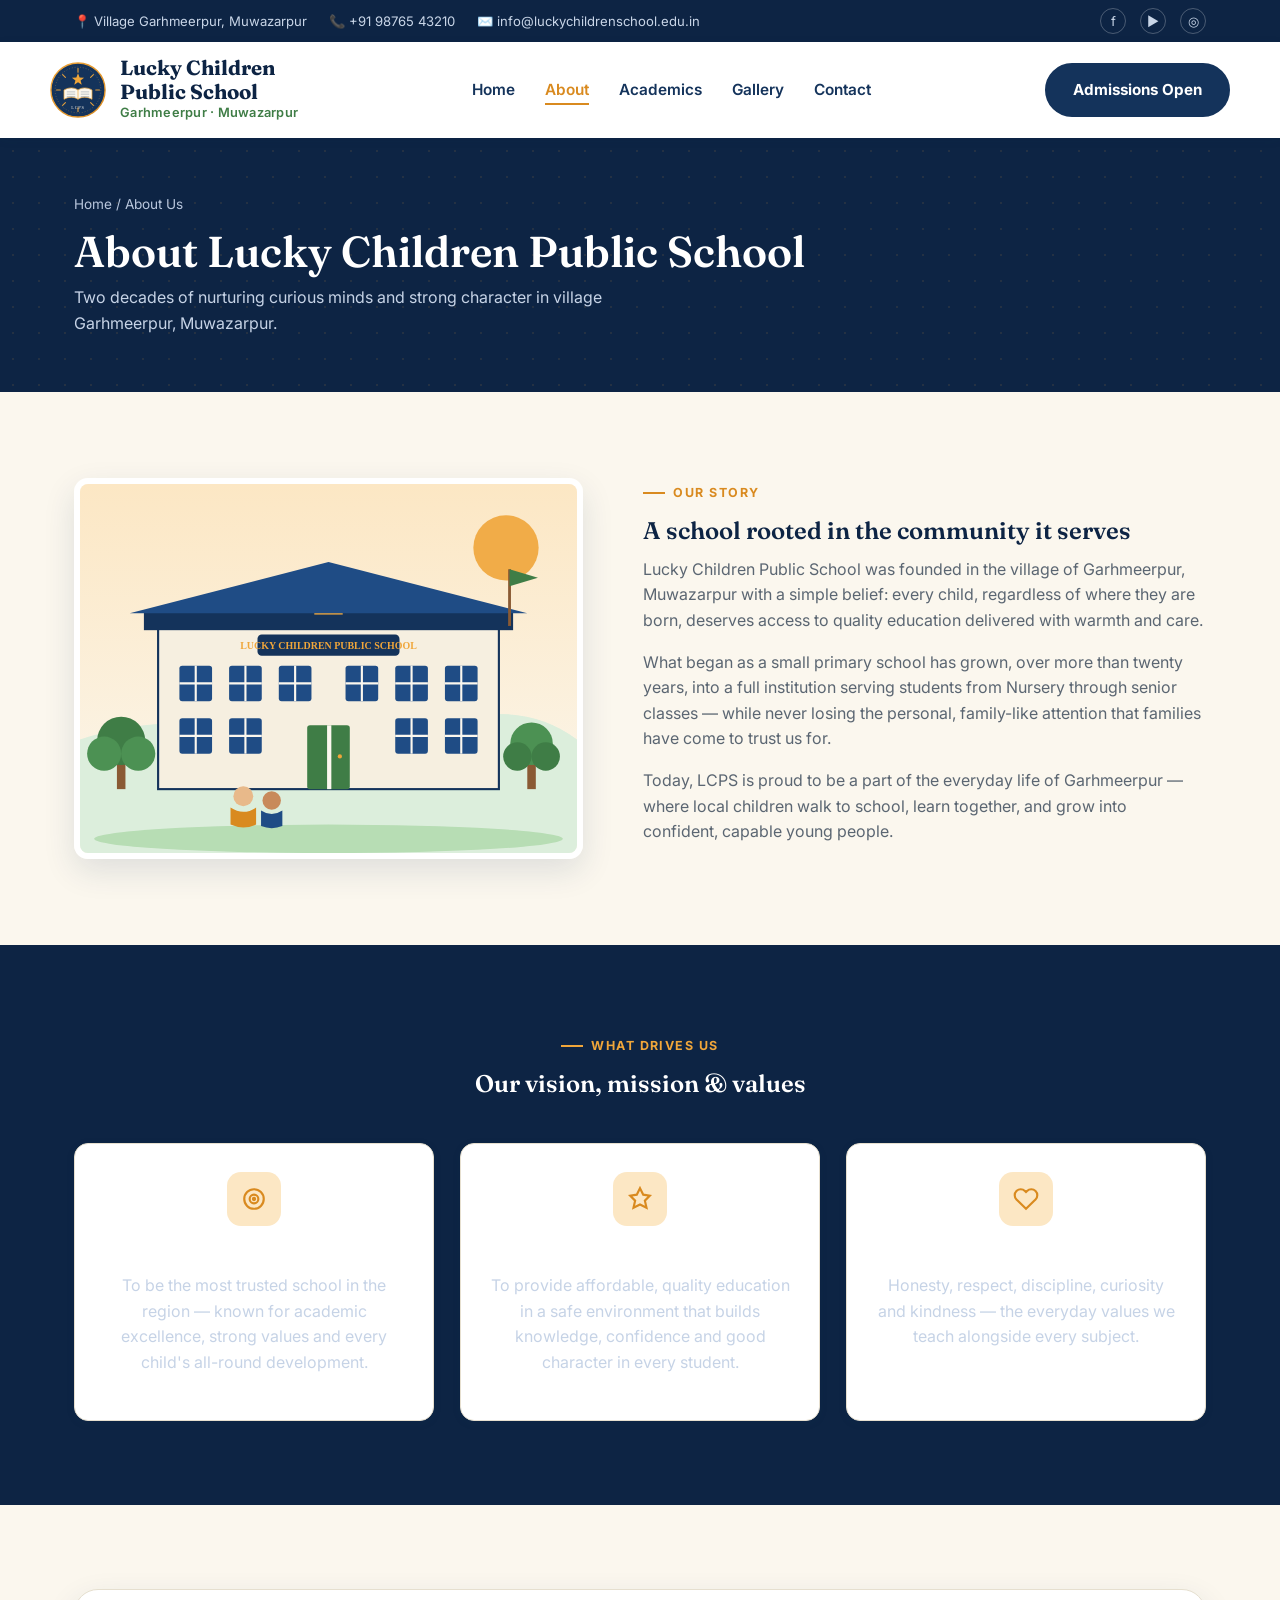
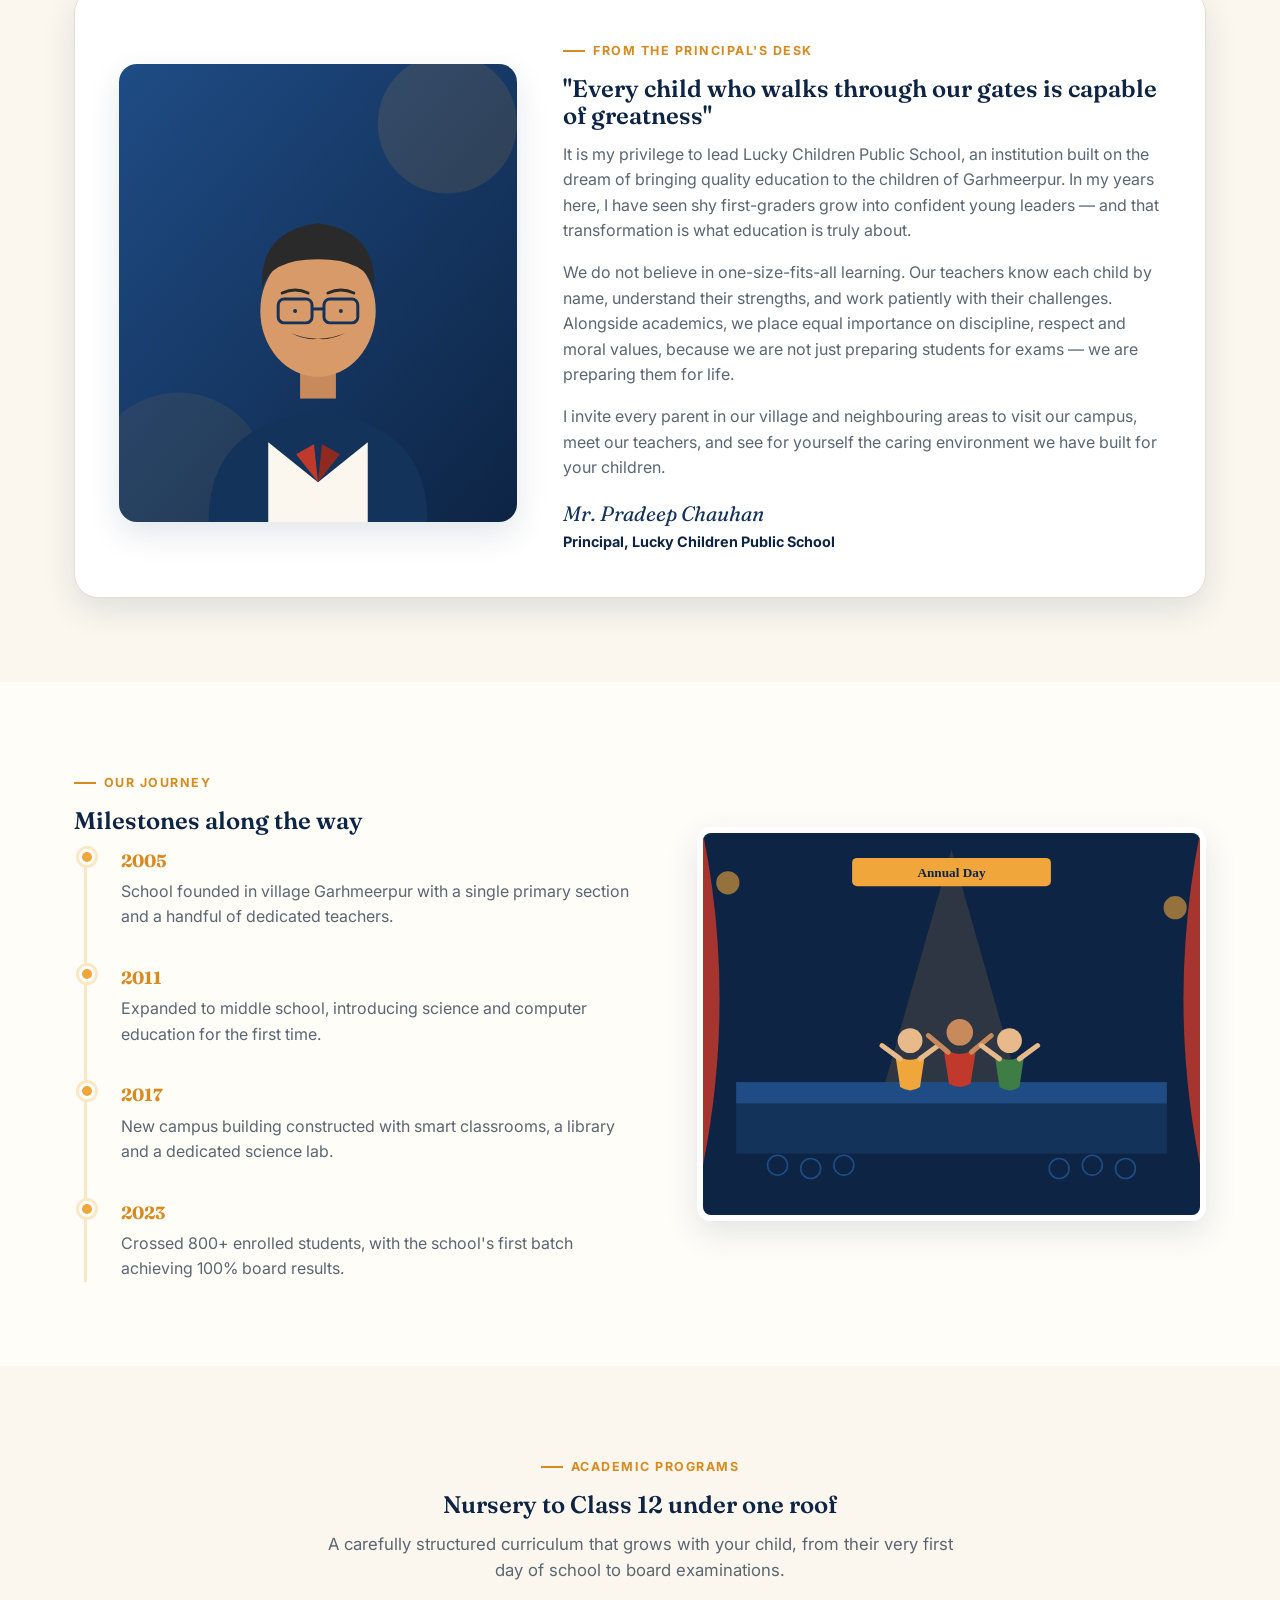
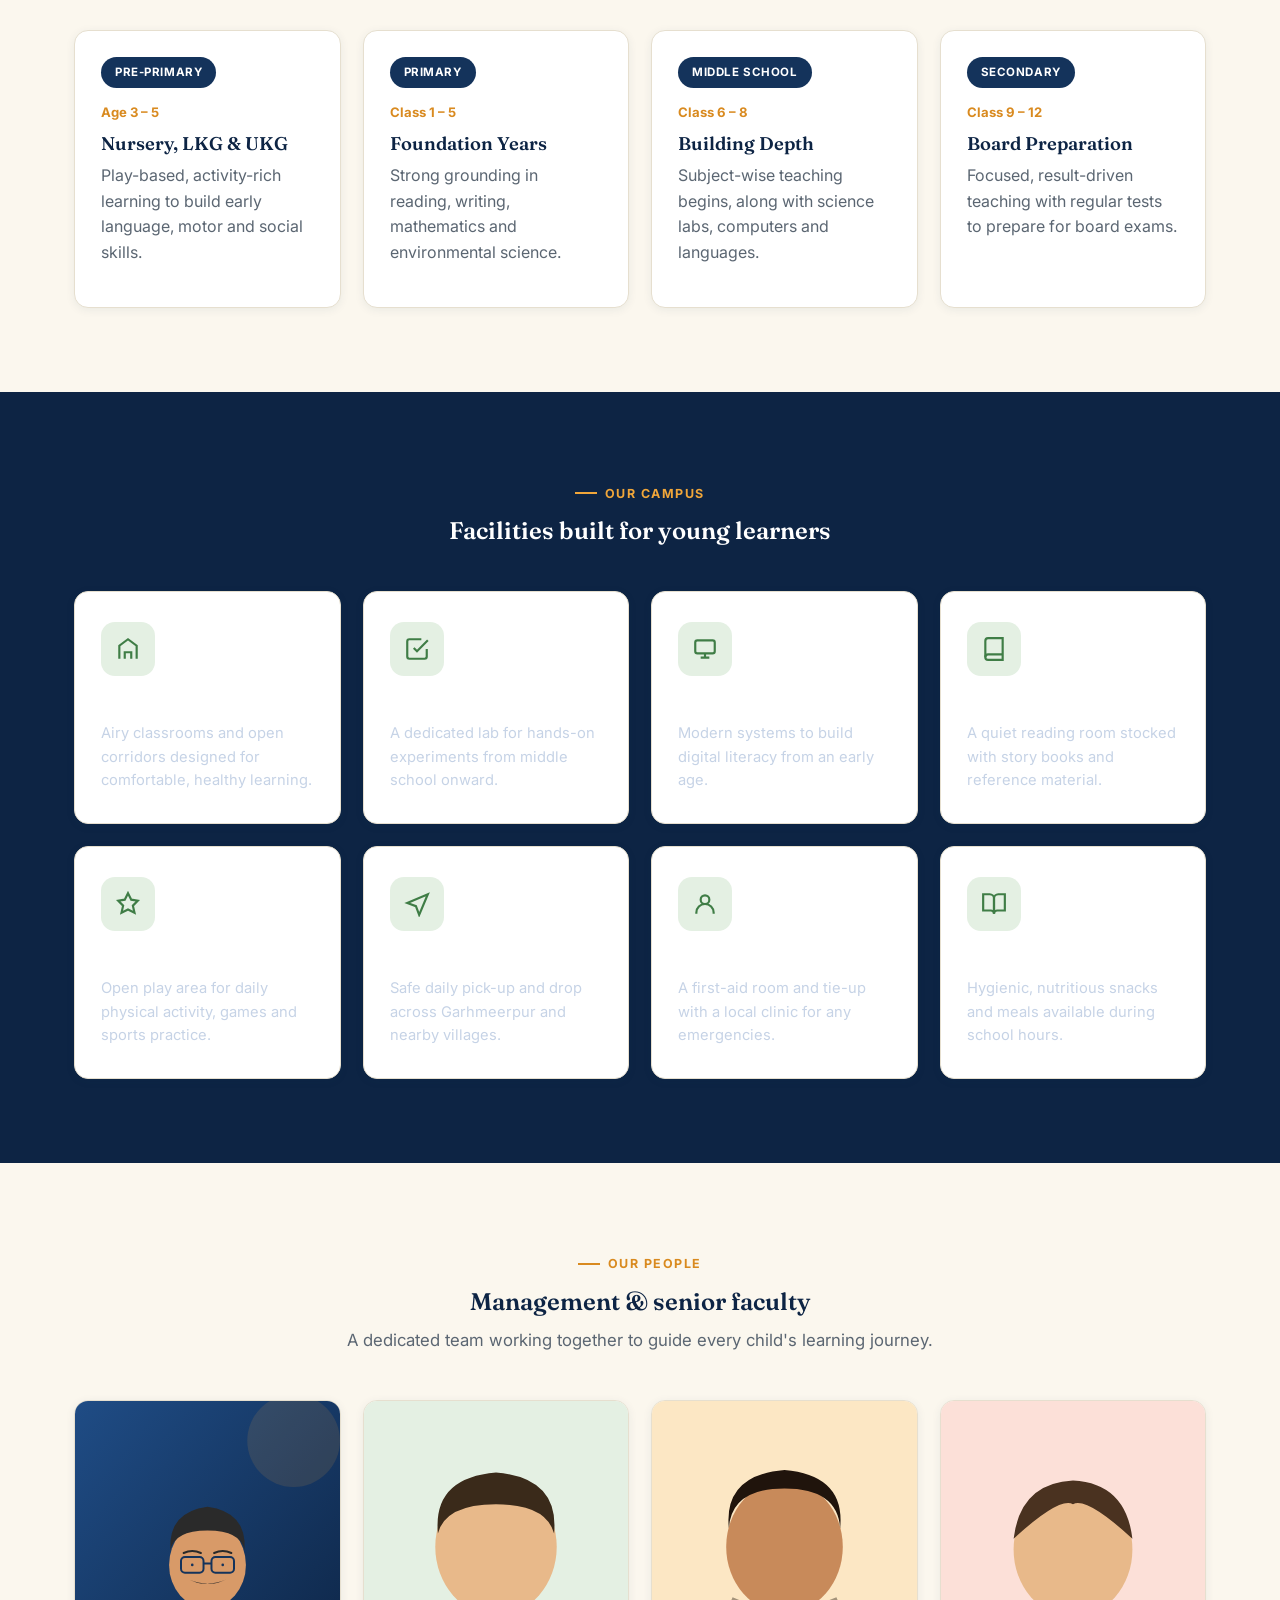
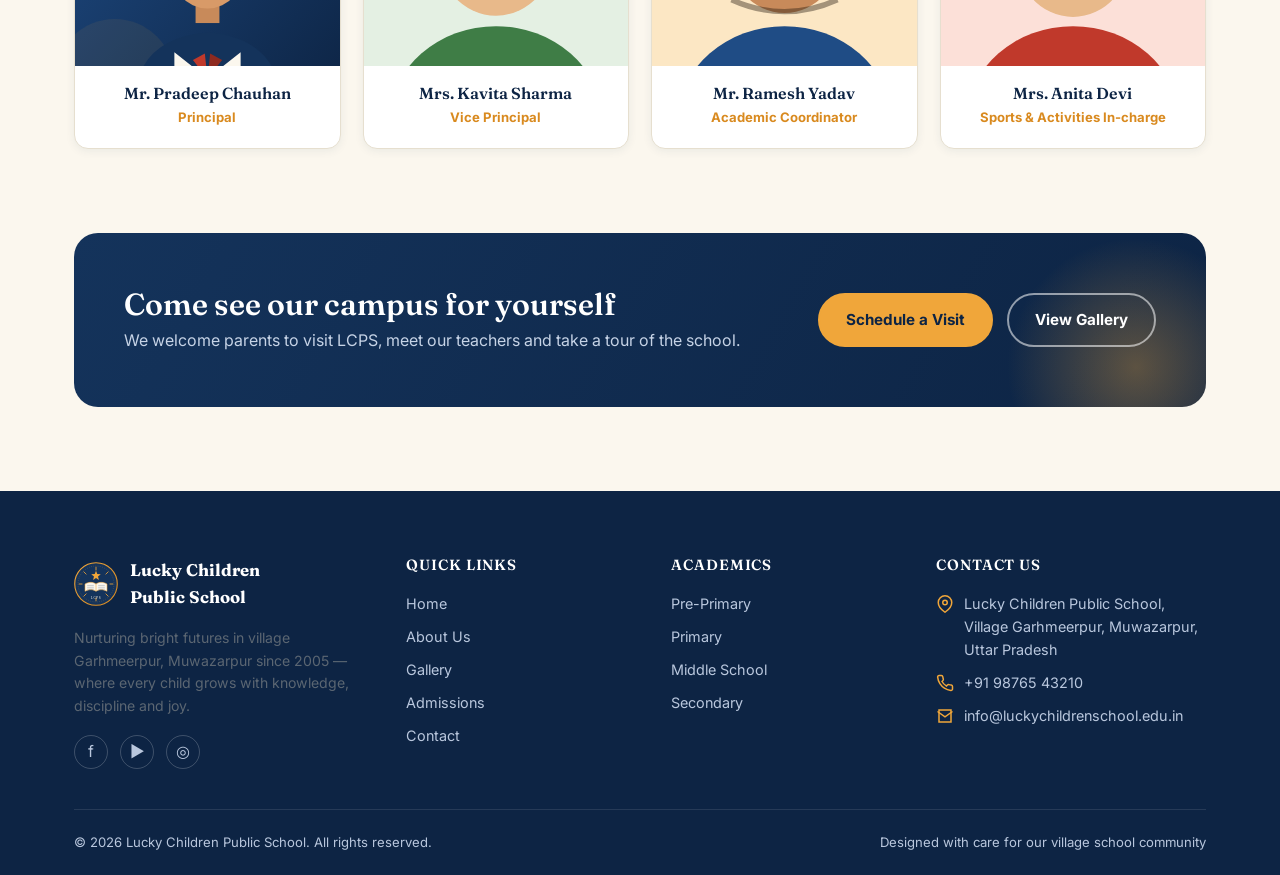
<file: SchoolWebpage/lucky-children-public-school-website/lucky-children-public-school-website/about.html>
<!DOCTYPE html>
<html lang="en">
<head>
<meta charset="UTF-8">
<meta name="viewport" content="width=device-width, initial-scale=1.0">
<title>About Us | Lucky Children Public School</title>
<meta name="description" content="Learn about Lucky Children Public School's history, vision, mission, principal Mr. Pradeep Chauhan, faculty and facilities in village Garhmeerpur, Muwazarpur.">
<link rel="icon" type="image/svg+xml" href="images/logo.svg">
<link rel="stylesheet" href="css/style.css">
</head>
<body>

<div class="topbar">
  <div class="container">
    <div class="topbar-left">
      <span class="topbar-item">📍 Village Garhmeerpur, Muwazarpur</span>
      <span class="topbar-item">📞 +91 98765 43210</span>
      <span class="topbar-item">✉️ info@luckychildrenschool.edu.in</span>
    </div>
    <div class="topbar-social">
      <a href="#" aria-label="Facebook">f</a>
      <a href="#" aria-label="YouTube">▶</a>
      <a href="#" aria-label="Instagram">◎</a>
    </div>
  </div>
</div>

<header class="site-header">
  <div class="container nav-wrap">
    <a href="index.html" class="brand">
      <img src="images/logo.svg" alt="Lucky Children Public School logo">
      <div class="brand-text">
        <div class="school-name">Lucky Children<br>Public School</div>
        <div class="school-loc">Garhmeerpur · Muwazarpur</div>
      </div>
    </a>
    <nav class="main-nav" id="main-nav">
      <ul>
        <li><a href="index.html">Home</a></li>
        <li><a href="about.html" class="active">About</a></li>
        <li><a href="about.html#academics">Academics</a></li>
        <li><a href="gallery.html">Gallery</a></li>
        <li><a href="contact.html">Contact</a></li>
      </ul>
    </nav>
    <div class="nav-cta">
      <a href="contact.html" class="btn btn-navy">Admissions Open</a>
      <button class="menu-toggle" id="menu-toggle" aria-label="Toggle menu" aria-expanded="false">
        <span></span><span></span><span></span>
      </button>
    </div>
  </div>
</header>

<div class="page-hero">
  <div class="container">
    <div class="breadcrumb"><a href="index.html">Home</a> / About Us</div>
    <h1>About Lucky Children Public School</h1>
    <p>Two decades of nurturing curious minds and strong character in village Garhmeerpur, Muwazarpur.</p>
  </div>
</div>

<!-- ================= OUR STORY ================= -->
<section>
  <div class="container split">
    <div class="split-visual">
      <div class="frame">
        <img src="images/about-building.svg" alt="Wide view of the Lucky Children Public School campus building">
      </div>
    </div>
    <div>
      <div class="eyebrow">Our Story</div>
      <h2>A school rooted in the community it serves</h2>
      <p>Lucky Children Public School was founded in the village of Garhmeerpur, Muwazarpur with a simple belief: every child, regardless of where they are born, deserves access to quality education delivered with warmth and care.</p>
      <p>What began as a small primary school has grown, over more than twenty years, into a full institution serving students from Nursery through senior classes — while never losing the personal, family-like attention that families have come to trust us for.</p>
      <p>Today, LCPS is proud to be a part of the everyday life of Garhmeerpur — where local children walk to school, learn together, and grow into confident, capable young people.</p>
    </div>
  </div>
</section>

<!-- ================= VISION / MISSION / VALUES ================= -->
<section class="bg-navy">
  <div class="container">
    <div class="section-head center">
      <div class="eyebrow" style="justify-content:center;">What Drives Us</div>
      <h2>Our vision, mission & values</h2>
    </div>
    <div class="grid-3">
      <div class="value-card">
        <div class="feature-icon" style="background:var(--gold-pale);color:var(--gold-dark);"><svg width="26" height="26" viewBox="0 0 24 24" fill="none" stroke="currentColor" stroke-width="2"><circle cx="12" cy="12" r="9"/><circle cx="12" cy="12" r="4"/><circle cx="12" cy="12" r="1"/></svg></div>
        <h3>Our Vision</h3>
        <p>To be the most trusted school in the region — known for academic excellence, strong values and every child's all-round development.</p>
      </div>
      <div class="value-card">
        <div class="feature-icon" style="background:var(--gold-pale);color:var(--gold-dark);"><svg width="26" height="26" viewBox="0 0 24 24" fill="none" stroke="currentColor" stroke-width="2"><path d="M12 2l3 6 6 1-4.5 4.5L18 20l-6-3-6 3 1.5-6.5L3 9l6-1z"/></svg></div>
        <h3>Our Mission</h3>
        <p>To provide affordable, quality education in a safe environment that builds knowledge, confidence and good character in every student.</p>
      </div>
      <div class="value-card">
        <div class="feature-icon" style="background:var(--gold-pale);color:var(--gold-dark);"><svg width="26" height="26" viewBox="0 0 24 24" fill="none" stroke="currentColor" stroke-width="2"><path d="M20.8 4.6a5.5 5.5 0 00-7.8 0L12 5.6l-1-1a5.5 5.5 0 10-7.8 7.8l1 1L12 21l7.8-7.6 1-1a5.5 5.5 0 000-7.8z"/></svg></div>
        <h3>Our Values</h3>
        <p>Honesty, respect, discipline, curiosity and kindness — the everyday values we teach alongside every subject.</p>
      </div>
    </div>
  </div>
</section>

<!-- ================= PRINCIPAL'S MESSAGE ================= -->
<section>
  <div class="container">
    <div class="principal-block">
      <div class="principal-photo">
        <img src="images/principal-portrait.svg" alt="Portrait illustration of Mr. Pradeep Chauhan, Principal">
      </div>
      <div>
        <div class="eyebrow">From the Principal's Desk</div>
        <h2>"Every child who walks through our gates is capable of greatness"</h2>
        <p>It is my privilege to lead Lucky Children Public School, an institution built on the dream of bringing quality education to the children of Garhmeerpur. In my years here, I have seen shy first-graders grow into confident young leaders — and that transformation is what education is truly about.</p>
        <p>We do not believe in one-size-fits-all learning. Our teachers know each child by name, understand their strengths, and work patiently with their challenges. Alongside academics, we place equal importance on discipline, respect and moral values, because we are not just preparing students for exams — we are preparing them for life.</p>
        <p>I invite every parent in our village and neighbouring areas to visit our campus, meet our teachers, and see for yourself the caring environment we have built for your children.</p>
        <div class="signature">Mr. Pradeep Chauhan</div>
        <p style="margin:0;font-weight:700;color:var(--navy-deep);font-size:.9rem;">Principal, Lucky Children Public School</p>
      </div>
    </div>
  </div>
</section>

<!-- ================= JOURNEY / TIMELINE ================= -->
<section style="background:var(--paper);">
  <div class="container split reverse">
    <div class="split-visual">
      <div class="frame">
        <img src="images/annual-day-scene.svg" alt="School annual day celebration on stage">
      </div>
    </div>
    <div>
      <div class="eyebrow">Our Journey</div>
      <h2>Milestones along the way</h2>
      <div class="timeline">
        <div class="timeline-item">
          <b class="year">2005</b>
          <p style="margin:0;">School founded in village Garhmeerpur with a single primary section and a handful of dedicated teachers.</p>
        </div>
        <div class="timeline-item">
          <b class="year">2011</b>
          <p style="margin:0;">Expanded to middle school, introducing science and computer education for the first time.</p>
        </div>
        <div class="timeline-item">
          <b class="year">2017</b>
          <p style="margin:0;">New campus building constructed with smart classrooms, a library and a dedicated science lab.</p>
        </div>
        <div class="timeline-item">
          <b class="year">2023</b>
          <p style="margin:0;">Crossed 800+ enrolled students, with the school's first batch achieving 100% board results.</p>
        </div>
      </div>
    </div>
  </div>
</section>

<!-- ================= ACADEMICS DETAIL ================= -->
<section id="academics">
  <div class="container">
    <div class="section-head center">
      <div class="eyebrow" style="justify-content:center;">Academic Programs</div>
      <h2>Nursery to Class 12 under one roof</h2>
      <p>A carefully structured curriculum that grows with your child, from their very first day of school to board examinations.</p>
    </div>
    <div class="grid-4">
      <div class="program-card">
        <div class="body">
          <span class="tag">Pre-Primary</span>
          <div class="age">Age 3 – 5</div>
          <h3>Nursery, LKG & UKG</h3>
          <p>Play-based, activity-rich learning to build early language, motor and social skills.</p>
        </div>
      </div>
      <div class="program-card">
        <div class="body">
          <span class="tag">Primary</span>
          <div class="age">Class 1 – 5</div>
          <h3>Foundation Years</h3>
          <p>Strong grounding in reading, writing, mathematics and environmental science.</p>
        </div>
      </div>
      <div class="program-card">
        <div class="body">
          <span class="tag">Middle School</span>
          <div class="age">Class 6 – 8</div>
          <h3>Building Depth</h3>
          <p>Subject-wise teaching begins, along with science labs, computers and languages.</p>
        </div>
      </div>
      <div class="program-card">
        <div class="body">
          <span class="tag">Secondary</span>
          <div class="age">Class 9 – 12</div>
          <h3>Board Preparation</h3>
          <p>Focused, result-driven teaching with regular tests to prepare for board exams.</p>
        </div>
      </div>
    </div>
  </div>
</section>

<!-- ================= FACILITIES ================= -->
<section class="bg-navy">
  <div class="container">
    <div class="section-head center">
      <div class="eyebrow" style="justify-content:center;">Our Campus</div>
      <h2>Facilities built for young learners</h2>
    </div>
    <div class="grid-4">
      <div class="feature-card">
        <div class="feature-icon"><svg width="26" height="26" viewBox="0 0 24 24" fill="none" stroke="currentColor" stroke-width="2"><path d="M4 21V9l8-6 8 6v12"/><path d="M9 21v-6h6v6"/></svg></div>
        <h3>Spacious Campus</h3>
        <p>Airy classrooms and open corridors designed for comfortable, healthy learning.</p>
      </div>
      <div class="feature-card">
        <div class="feature-icon"><svg width="26" height="26" viewBox="0 0 24 24" fill="none" stroke="currentColor" stroke-width="2"><path d="M9 11l3 3L22 4"/><path d="M21 12v7a2 2 0 01-2 2H5a2 2 0 01-2-2V5a2 2 0 012-2h11"/></svg></div>
        <h3>Science Laboratory</h3>
        <p>A dedicated lab for hands-on experiments from middle school onward.</p>
      </div>
      <div class="feature-card">
        <div class="feature-icon"><svg width="26" height="26" viewBox="0 0 24 24" fill="none" stroke="currentColor" stroke-width="2"><rect x="3" y="4" width="18" height="12" rx="2"/><path d="M8 20h8M12 16v4"/></svg></div>
        <h3>Computer Lab</h3>
        <p>Modern systems to build digital literacy from an early age.</p>
      </div>
      <div class="feature-card">
        <div class="feature-icon"><svg width="26" height="26" viewBox="0 0 24 24" fill="none" stroke="currentColor" stroke-width="2"><path d="M4 19.5A2.5 2.5 0 016.5 17H20"/><path d="M6.5 2H20v20H6.5A2.5 2.5 0 014 19.5v-15A2.5 2.5 0 016.5 2z"/></svg></div>
        <h3>Library</h3>
        <p>A quiet reading room stocked with story books and reference material.</p>
      </div>
      <div class="feature-card">
        <div class="feature-icon"><svg width="26" height="26" viewBox="0 0 24 24" fill="none" stroke="currentColor" stroke-width="2"><path d="M12 2l3 6 6 1-4.5 4.5L18 20l-6-3-6 3 1.5-6.5L3 9l6-1z"/></svg></div>
        <h3>Playground</h3>
        <p>Open play area for daily physical activity, games and sports practice.</p>
      </div>
      <div class="feature-card">
        <div class="feature-icon"><svg width="26" height="26" viewBox="0 0 24 24" fill="none" stroke="currentColor" stroke-width="2"><path d="M3 11l19-8-8 19-3-8z"/></svg></div>
        <h3>School Transport</h3>
        <p>Safe daily pick-up and drop across Garhmeerpur and nearby villages.</p>
      </div>
      <div class="feature-card">
        <div class="feature-icon"><svg width="26" height="26" viewBox="0 0 24 24" fill="none" stroke="currentColor" stroke-width="2"><circle cx="12" cy="8" r="4"/><path d="M4 21v-1a8 8 0 0116 0v1"/></svg></div>
        <h3>Medical Care</h3>
        <p>A first-aid room and tie-up with a local clinic for any emergencies.</p>
      </div>
      <div class="feature-card">
        <div class="feature-icon"><svg width="26" height="26" viewBox="0 0 24 24" fill="none" stroke="currentColor" stroke-width="2"><path d="M2 3h6a4 4 0 014 4v14a3 3 0 00-3-3H2z"/><path d="M22 3h-6a4 4 0 00-4 4v14a3 3 0 013-3h7z"/></svg></div>
        <h3>Canteen</h3>
        <p>Hygienic, nutritious snacks and meals available during school hours.</p>
      </div>
    </div>
  </div>
</section>

<!-- ================= MANAGEMENT & STAFF ================= -->
<section>
  <div class="container">
    <div class="section-head center">
      <div class="eyebrow" style="justify-content:center;">Our People</div>
      <h2>Management & senior faculty</h2>
      <p>A dedicated team working together to guide every child's learning journey.</p>
    </div>
    <div class="grid-4">
      <div class="staff-card">
        <div class="staff-photo"><img src="images/principal-portrait.svg" alt="Mr. Pradeep Chauhan"></div>
        <div class="body">
          <h4>Mr. Pradeep Chauhan</h4>
          <span>Principal</span>
        </div>
      </div>
      <div class="staff-card">
        <div class="staff-photo"><img src="images/avatar-1.svg" alt="Vice Principal"></div>
        <div class="body">
          <h4>Mrs. Kavita Sharma</h4>
          <span>Vice Principal</span>
        </div>
      </div>
      <div class="staff-card">
        <div class="staff-photo"><img src="images/avatar-2.svg" alt="Senior Coordinator"></div>
        <div class="body">
          <h4>Mr. Ramesh Yadav</h4>
          <span>Academic Coordinator</span>
        </div>
      </div>
      <div class="staff-card">
        <div class="staff-photo"><img src="images/avatar-3.svg" alt="Sports Teacher"></div>
        <div class="body">
          <h4>Mrs. Anita Devi</h4>
          <span>Sports & Activities In-charge</span>
        </div>
      </div>
    </div>
  </div>
</section>

<!-- ================= CTA ================= -->
<section style="padding-top:0;">
  <div class="container">
    <div class="cta-banner">
      <div>
        <h2>Come see our campus for yourself</h2>
        <p>We welcome parents to visit LCPS, meet our teachers and take a tour of the school.</p>
      </div>
      <div class="cta-actions">
        <a href="contact.html" class="btn btn-gold">Schedule a Visit</a>
        <a href="gallery.html" class="btn btn-outline">View Gallery</a>
      </div>
    </div>
  </div>
</section>

<footer class="site-footer">
  <div class="container">
    <div class="footer-grid">
      <div>
        <div class="footer-brand">
          <img src="images/logo.svg" alt="LCPS logo">
          <b>Lucky Children<br>Public School</b>
        </div>
        <p style="font-size:.88rem;">Nurturing bright futures in village Garhmeerpur, Muwazarpur since 2005 — where every child grows with knowledge, discipline and joy.</p>
        <div class="footer-social">
          <a href="#" aria-label="Facebook">f</a>
          <a href="#" aria-label="YouTube">▶</a>
          <a href="#" aria-label="Instagram">◎</a>
        </div>
      </div>
      <div>
        <h4>Quick Links</h4>
        <ul>
          <li><a href="index.html">Home</a></li>
          <li><a href="about.html">About Us</a></li>
          <li><a href="gallery.html">Gallery</a></li>
          <li><a href="contact.html">Admissions</a></li>
          <li><a href="contact.html">Contact</a></li>
        </ul>
      </div>
      <div>
        <h4>Academics</h4>
        <ul>
          <li><a href="about.html#academics">Pre-Primary</a></li>
          <li><a href="about.html#academics">Primary</a></li>
          <li><a href="about.html#academics">Middle School</a></li>
          <li><a href="about.html#academics">Secondary</a></li>
        </ul>
      </div>
      <div>
        <h4>Contact Us</h4>
        <ul class="footer-contact">
          <li><svg width="18" height="18" viewBox="0 0 24 24" fill="none" stroke="currentColor" stroke-width="2"><path d="M21 10c0 7-9 13-9 13s-9-6-9-13a9 9 0 0118 0z"/><circle cx="12" cy="10" r="3"/></svg><span>Lucky Children Public School, Village Garhmeerpur, Muwazarpur, Uttar Pradesh</span></li>
          <li><svg width="18" height="18" viewBox="0 0 24 24" fill="none" stroke="currentColor" stroke-width="2"><path d="M22 16.9v3a2 2 0 01-2.2 2 19.8 19.8 0 01-8.6-3 19.5 19.5 0 01-6-6 19.8 19.8 0 01-3-8.7A2 2 0 014.1 2h3a2 2 0 012 1.7c.1 1 .3 2 .6 2.9a2 2 0 01-.5 2.1L8 10a16 16 0 006 6l1.3-1.3a2 2 0 012.1-.5c.9.3 1.9.5 2.9.6a2 2 0 011.7 2z"/></svg><span>+91 98765 43210</span></li>
          <li><svg width="18" height="18" viewBox="0 0 24 24" fill="none" stroke="currentColor" stroke-width="2"><path d="M4 4h16v16H4z"/><path d="M22 6l-10 7L2 6"/></svg><span>info@luckychildrenschool.edu.in</span></li>
        </ul>
      </div>
    </div>
    <div class="footer-bottom">
      <span>© <span id="year">2026</span> Lucky Children Public School. All rights reserved.</span>
      <span>Designed with care for our village school community</span>
    </div>
  </div>
</footer>

<script src="js/script.js"></script>
</body>
</html>
</file>
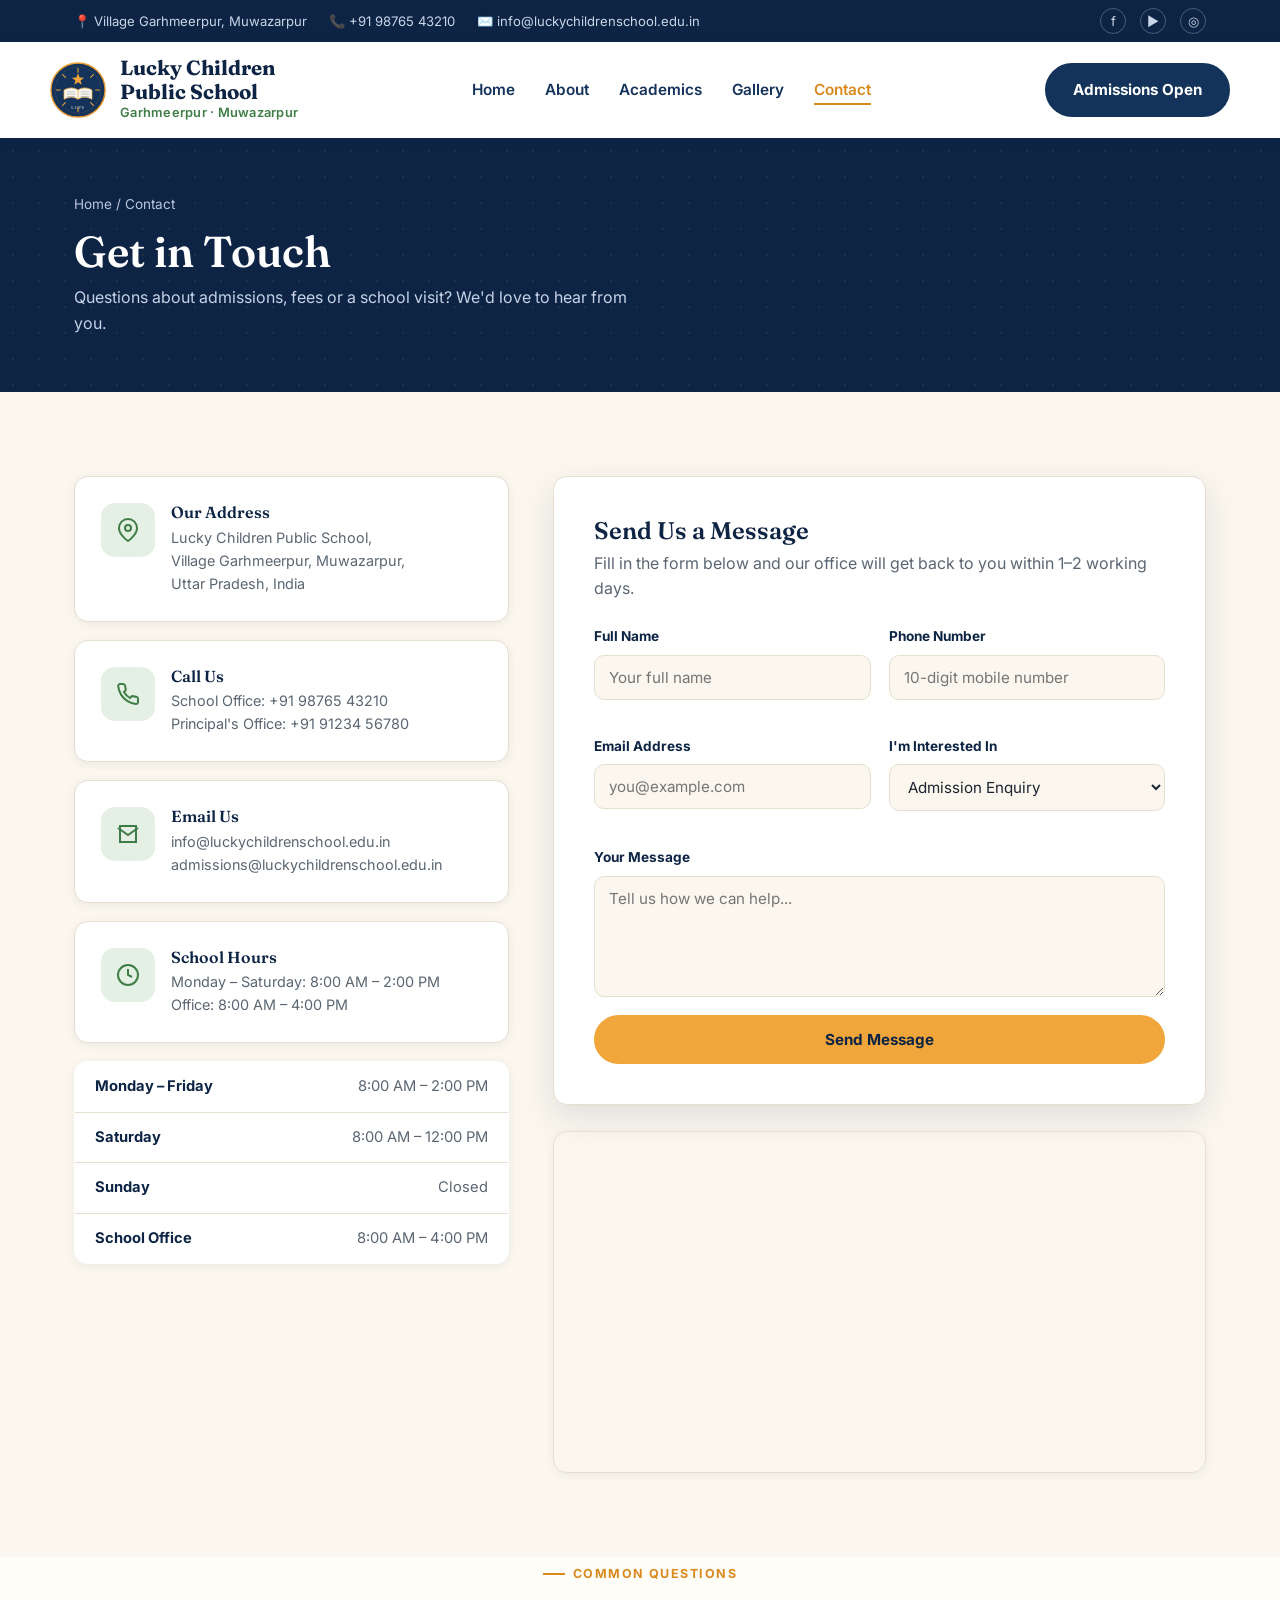
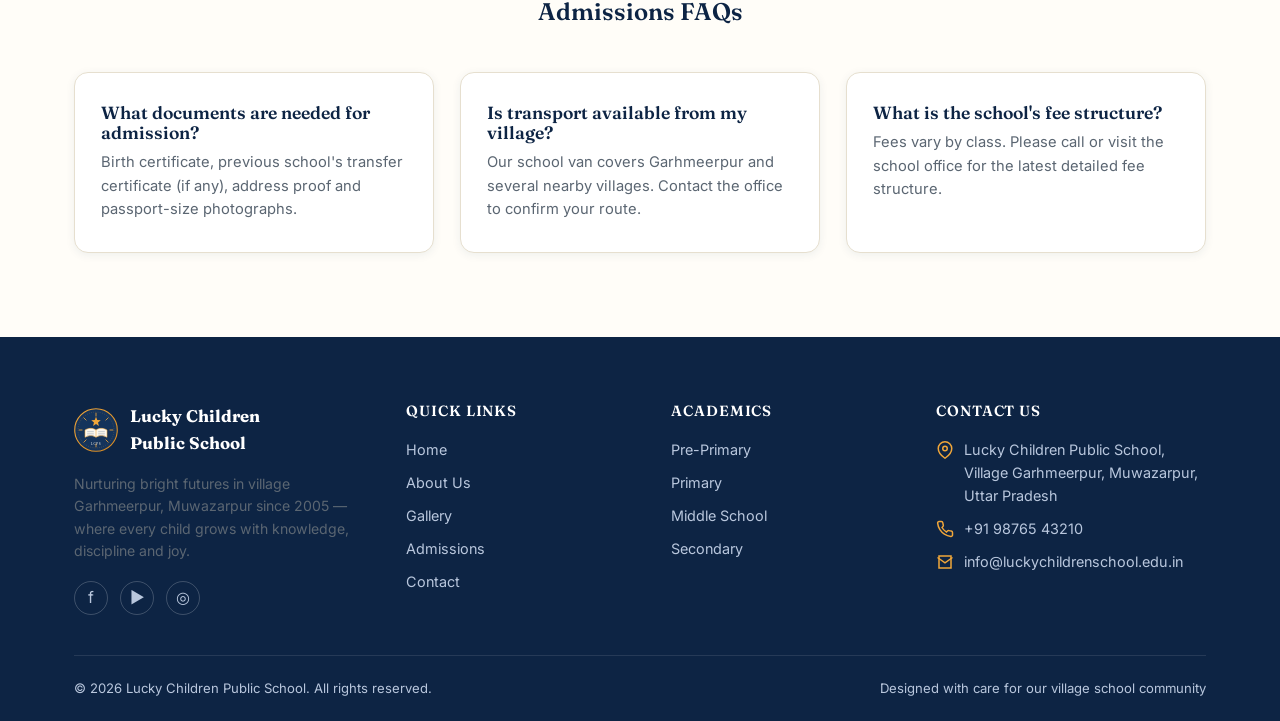
<file: SchoolWebpage/lucky-children-public-school-website/lucky-children-public-school-website/contact.html>
<!DOCTYPE html>
<html lang="en">
<head>
<meta charset="UTF-8">
<meta name="viewport" content="width=device-width, initial-scale=1.0">
<title>Contact & Admissions | Lucky Children Public School</title>
<meta name="description" content="Contact Lucky Children Public School in village Garhmeerpur, Muwazarpur for admissions and enquiries. Speak to Principal Mr. Pradeep Chauhan's office.">
<link rel="icon" type="image/svg+xml" href="images/logo.svg">
<link rel="stylesheet" href="css/style.css">
</head>
<body>

<div class="topbar">
  <div class="container">
    <div class="topbar-left">
      <span class="topbar-item">📍 Village Garhmeerpur, Muwazarpur</span>
      <span class="topbar-item">📞 +91 98765 43210</span>
      <span class="topbar-item">✉️ info@luckychildrenschool.edu.in</span>
    </div>
    <div class="topbar-social">
      <a href="#" aria-label="Facebook">f</a>
      <a href="#" aria-label="YouTube">▶</a>
      <a href="#" aria-label="Instagram">◎</a>
    </div>
  </div>
</div>

<header class="site-header">
  <div class="container nav-wrap">
    <a href="index.html" class="brand">
      <img src="images/logo.svg" alt="Lucky Children Public School logo">
      <div class="brand-text">
        <div class="school-name">Lucky Children<br>Public School</div>
        <div class="school-loc">Garhmeerpur · Muwazarpur</div>
      </div>
    </a>
    <nav class="main-nav" id="main-nav">
      <ul>
        <li><a href="index.html">Home</a></li>
        <li><a href="about.html">About</a></li>
        <li><a href="about.html#academics">Academics</a></li>
        <li><a href="gallery.html">Gallery</a></li>
        <li><a href="contact.html" class="active">Contact</a></li>
      </ul>
    </nav>
    <div class="nav-cta">
      <a href="contact.html" class="btn btn-navy">Admissions Open</a>
      <button class="menu-toggle" id="menu-toggle" aria-label="Toggle menu" aria-expanded="false">
        <span></span><span></span><span></span>
      </button>
    </div>
  </div>
</header>

<div class="page-hero">
  <div class="container">
    <div class="breadcrumb"><a href="index.html">Home</a> / Contact</div>
    <h1>Get in Touch</h1>
    <p>Questions about admissions, fees or a school visit? We'd love to hear from you.</p>
  </div>
</div>

<section>
  <div class="container contact-grid">

    <!-- LEFT: info cards -->
    <div>
      <div >
        <div class="contact-info-card">
          <div class="feature-icon" style="background:var(--green-pale);color:var(--green);"><svg width="24" height="24" viewBox="0 0 24 24" fill="none" stroke="currentColor" stroke-width="2"><path d="M21 10c0 7-9 13-9 13s-9-6-9-13a9 9 0 0118 0z"/><circle cx="12" cy="10" r="3"/></svg></div>
          <div>
            <h4>Our Address</h4>
            <p>Lucky Children Public School,<br>Village Garhmeerpur, Muwazarpur,<br>Uttar Pradesh, India</p>
          </div>
        </div>
        <div class="contact-info-card">
          <div class="feature-icon" style="background:var(--green-pale);color:var(--green);"><svg width="24" height="24" viewBox="0 0 24 24" fill="none" stroke="currentColor" stroke-width="2"><path d="M22 16.9v3a2 2 0 01-2.2 2 19.8 19.8 0 01-8.6-3 19.5 19.5 0 01-6-6 19.8 19.8 0 01-3-8.7A2 2 0 014.1 2h3a2 2 0 012 1.7c.1 1 .3 2 .6 2.9a2 2 0 01-.5 2.1L8 10a16 16 0 006 6l1.3-1.3a2 2 0 012.1-.5c.9.3 1.9.5 2.9.6a2 2 0 011.7 2z"/></svg></div>
          <div>
            <h4>Call Us</h4>
            <p>School Office: +91 98765 43210<br>Principal's Office: +91 91234 56780</p>
          </div>
        </div>
        <div class="contact-info-card">
          <div class="feature-icon" style="background:var(--green-pale);color:var(--green);"><svg width="24" height="24" viewBox="0 0 24 24" fill="none" stroke="currentColor" stroke-width="2"><path d="M4 4h16v16H4z"/><path d="M22 6l-10 7L2 6"/></svg></div>
          <div>
            <h4>Email Us</h4>
            <p>info@luckychildrenschool.edu.in<br>admissions@luckychildrenschool.edu.in</p>
          </div>
        </div>
        <div class="contact-info-card">
          <div class="feature-icon" style="background:var(--green-pale);color:var(--green);"><svg width="24" height="24" viewBox="0 0 24 24" fill="none" stroke="currentColor" stroke-width="2"><circle cx="12" cy="12" r="10"/><path d="M12 6v6l4 2"/></svg></div>
          <div>
            <h4>School Hours</h4>
            <p>Monday – Saturday: 8:00 AM – 2:00 PM<br>Office: 8:00 AM – 4:00 PM</p>
          </div>
        </div>
      </div>

      <table class="hours-table">
        <tr><td>Monday – Friday</td><td>8:00 AM – 2:00 PM</td></tr>
        <tr><td>Saturday</td><td>8:00 AM – 12:00 PM</td></tr>
        <tr><td>Sunday</td><td>Closed</td></tr>
        <tr><td>School Office</td><td>8:00 AM – 4:00 PM</td></tr>
      </table>
    </div>

    <!-- RIGHT: form + map -->
    <div>
      <div class="contact-form">
        <h2 style="margin-bottom:6px;">Send Us a Message</h2>
        <p style="margin-bottom:24px;">Fill in the form below and our office will get back to you within 1–2 working days.</p>

        <div class="form-success" id="form-success">✅ Thank you! Your message has been received — we'll contact you soon.</div>

        <form id="contact-form" novalidate>
          <div class="form-row">
            <div class="form-group">
              <label for="name">Full Name</label>
              <input type="text" id="name" name="name" placeholder="Your full name" required>
              <span class="form-error-msg">Please enter your name.</span>
            </div>
            <div class="form-group">
              <label for="phone">Phone Number</label>
              <input type="tel" id="phone" name="phone" placeholder="10-digit mobile number" required>
              <span class="form-error-msg">Please enter a valid phone number.</span>
            </div>
          </div>
          <div class="form-row">
            <div class="form-group">
              <label for="email">Email Address</label>
              <input type="email" id="email" name="email" placeholder="you@example.com" required>
              <span class="form-error-msg">Please enter a valid email address.</span>
            </div>
            <div class="form-group">
              <label for="subject">I'm Interested In</label>
              <select id="subject" name="subject">
                <option>Admission Enquiry</option>
                <option>Fee Structure</option>
                <option>School Transport</option>
                <option>Schedule a Campus Visit</option>
                <option>Other</option>
              </select>
            </div>
          </div>
          <div class="form-group">
            <label for="message">Your Message</label>
            <textarea id="message" name="message" rows="5" placeholder="Tell us how we can help..." required></textarea>
            <span class="form-error-msg">Please write a short message (at least 6 characters).</span>
          </div>
          <button type="submit" class="btn btn-gold" style="width:100%;">Send Message</button>
        </form>
      </div>

      <div class="map-wrap">
        <iframe
          src="https://www.google.com/maps?q=Garhmeerpur,Muwazarpur,Uttar%20Pradesh&output=embed"
          title="Map showing village Garhmeerpur, Muwazarpur"
          loading="lazy"
          referrerpolicy="no-referrer-when-downgrade">
        </iframe>
      </div>
    </div>
  </div>
</section>

<!-- ================= FAQ ================= -->
<section style="background:var(--paper);padding-top:0;">
  <div class="container">
    <div class="section-head center">
      <div class="eyebrow" style="justify-content:center;">Common Questions</div>
      <h2>Admissions FAQs</h2>
    </div>
    <div class="grid-3">
      <div class="feature-card">
        <h3>What documents are needed for admission?</h3>
        <p>Birth certificate, previous school's transfer certificate (if any), address proof and passport-size photographs.</p>
      </div>
      <div class="feature-card">
        <h3>Is transport available from my village?</h3>
        <p>Our school van covers Garhmeerpur and several nearby villages. Contact the office to confirm your route.</p>
      </div>
      <div class="feature-card">
        <h3>What is the school's fee structure?</h3>
        <p>Fees vary by class. Please call or visit the school office for the latest detailed fee structure.</p>
      </div>
    </div>
  </div>
</section>

<footer class="site-footer">
  <div class="container">
    <div class="footer-grid">
      <div>
        <div class="footer-brand">
          <img src="images/logo.svg" alt="LCPS logo">
          <b>Lucky Children<br>Public School</b>
        </div>
        <p style="font-size:.88rem;">Nurturing bright futures in village Garhmeerpur, Muwazarpur since 2005 — where every child grows with knowledge, discipline and joy.</p>
        <div class="footer-social">
          <a href="#" aria-label="Facebook">f</a>
          <a href="#" aria-label="YouTube">▶</a>
          <a href="#" aria-label="Instagram">◎</a>
        </div>
      </div>
      <div>
        <h4>Quick Links</h4>
        <ul>
          <li><a href="index.html">Home</a></li>
          <li><a href="about.html">About Us</a></li>
          <li><a href="gallery.html">Gallery</a></li>
          <li><a href="contact.html">Admissions</a></li>
          <li><a href="contact.html">Contact</a></li>
        </ul>
      </div>
      <div>
        <h4>Academics</h4>
        <ul>
          <li><a href="about.html#academics">Pre-Primary</a></li>
          <li><a href="about.html#academics">Primary</a></li>
          <li><a href="about.html#academics">Middle School</a></li>
          <li><a href="about.html#academics">Secondary</a></li>
        </ul>
      </div>
      <div>
        <h4>Contact Us</h4>
        <ul class="footer-contact">
          <li><svg width="18" height="18" viewBox="0 0 24 24" fill="none" stroke="currentColor" stroke-width="2"><path d="M21 10c0 7-9 13-9 13s-9-6-9-13a9 9 0 0118 0z"/><circle cx="12" cy="10" r="3"/></svg><span>Lucky Children Public School, Village Garhmeerpur, Muwazarpur, Uttar Pradesh</span></li>
          <li><svg width="18" height="18" viewBox="0 0 24 24" fill="none" stroke="currentColor" stroke-width="2"><path d="M22 16.9v3a2 2 0 01-2.2 2 19.8 19.8 0 01-8.6-3 19.5 19.5 0 01-6-6 19.8 19.8 0 01-3-8.7A2 2 0 014.1 2h3a2 2 0 012 1.7c.1 1 .3 2 .6 2.9a2 2 0 01-.5 2.1L8 10a16 16 0 006 6l1.3-1.3a2 2 0 012.1-.5c.9.3 1.9.5 2.9.6a2 2 0 011.7 2z"/></svg><span>+91 98765 43210</span></li>
          <li><svg width="18" height="18" viewBox="0 0 24 24" fill="none" stroke="currentColor" stroke-width="2"><path d="M4 4h16v16H4z"/><path d="M22 6l-10 7L2 6"/></svg><span>info@luckychildrenschool.edu.in</span></li>
        </ul>
      </div>
    </div>
    <div class="footer-bottom">
      <span>© <span id="year">2026</span> Lucky Children Public School. All rights reserved.</span>
      <span>Designed with care for our village school community</span>
    </div>
  </div>
</footer>

<script src="js/script.js"></script>
</body>
</html>
</file>
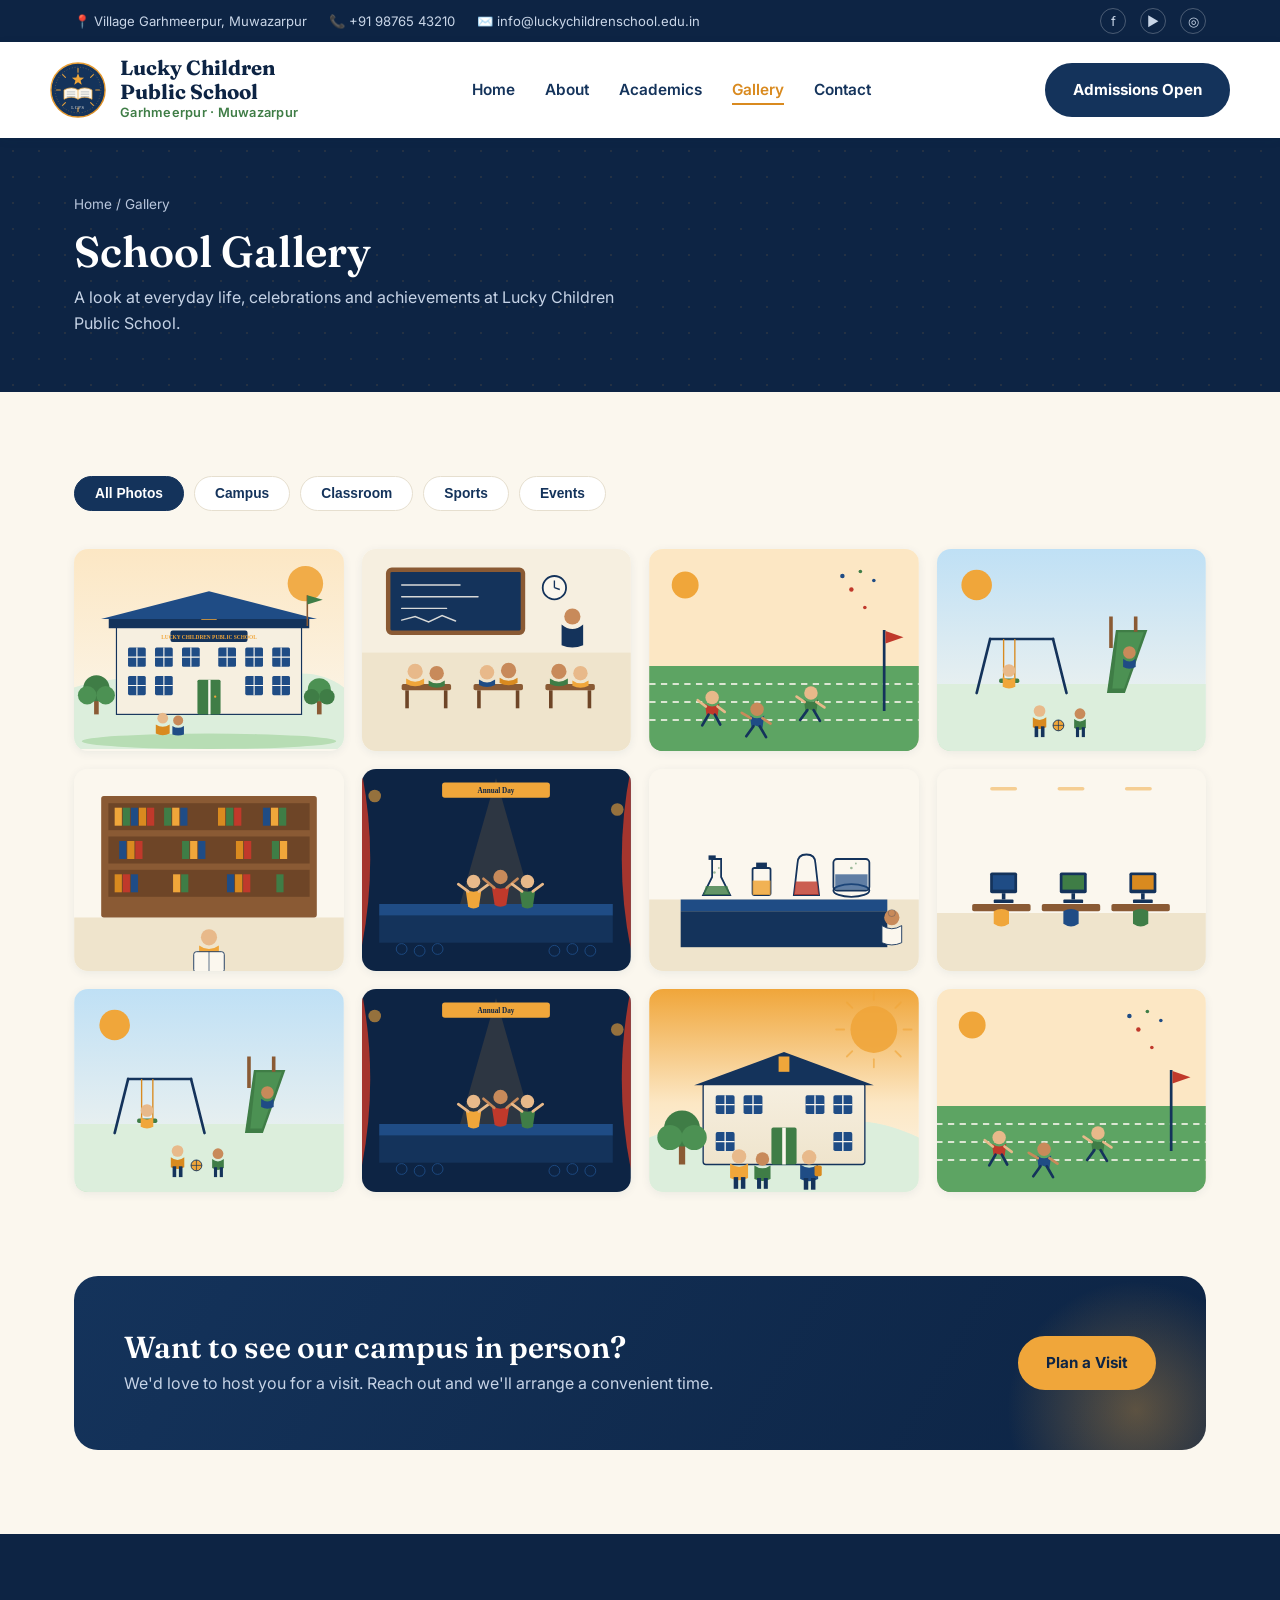
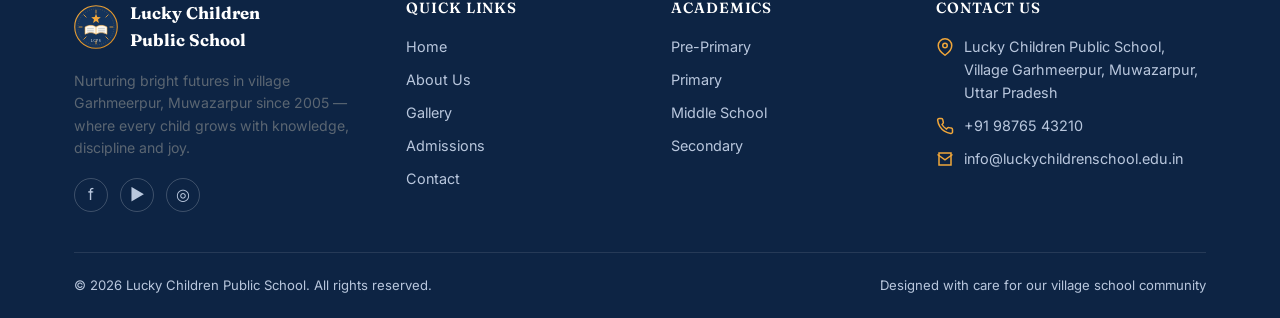
<file: SchoolWebpage/lucky-children-public-school-website/lucky-children-public-school-website/gallery.html>
<!DOCTYPE html>
<html lang="en">
<head>
<meta charset="UTF-8">
<meta name="viewport" content="width=device-width, initial-scale=1.0">
<title>Gallery | Lucky Children Public School</title>
<meta name="description" content="Photo gallery of Lucky Children Public School — campus, classrooms, sports day, annual day and school events.">
<link rel="icon" type="image/svg+xml" href="images/logo.svg">
<link rel="stylesheet" href="css/style.css">
</head>
<body>

<div class="topbar">
  <div class="container">
    <div class="topbar-left">
      <span class="topbar-item">📍 Village Garhmeerpur, Muwazarpur</span>
      <span class="topbar-item">📞 +91 98765 43210</span>
      <span class="topbar-item">✉️ info@luckychildrenschool.edu.in</span>
    </div>
    <div class="topbar-social">
      <a href="#" aria-label="Facebook">f</a>
      <a href="#" aria-label="YouTube">▶</a>
      <a href="#" aria-label="Instagram">◎</a>
    </div>
  </div>
</div>

<header class="site-header">
  <div class="container nav-wrap">
    <a href="index.html" class="brand">
      <img src="images/logo.svg" alt="Lucky Children Public School logo">
      <div class="brand-text">
        <div class="school-name">Lucky Children<br>Public School</div>
        <div class="school-loc">Garhmeerpur · Muwazarpur</div>
      </div>
    </a>
    <nav class="main-nav" id="main-nav">
      <ul>
        <li><a href="index.html">Home</a></li>
        <li><a href="about.html">About</a></li>
        <li><a href="about.html#academics">Academics</a></li>
        <li><a href="gallery.html" class="active">Gallery</a></li>
        <li><a href="contact.html">Contact</a></li>
      </ul>
    </nav>
    <div class="nav-cta">
      <a href="contact.html" class="btn btn-navy">Admissions Open</a>
      <button class="menu-toggle" id="menu-toggle" aria-label="Toggle menu" aria-expanded="false">
        <span></span><span></span><span></span>
      </button>
    </div>
  </div>
</header>

<div class="page-hero">
  <div class="container">
    <div class="breadcrumb"><a href="index.html">Home</a> / Gallery</div>
    <h1>School Gallery</h1>
    <p>A look at everyday life, celebrations and achievements at Lucky Children Public School.</p>
  </div>
</div>

<section>
  <div class="container">
    <div class="filter-bar">
      <button class="filter-btn active" data-filter="all">All Photos</button>
      <button class="filter-btn" data-filter="campus">Campus</button>
      <button class="filter-btn" data-filter="classroom">Classroom</button>
      <button class="filter-btn" data-filter="sports">Sports</button>
      <button class="filter-btn" data-filter="events">Events</button>
    </div>

    <div class="gallery-grid">
      <div class="gallery-item" data-cat="campus" data-caption="Our school building in Garhmeerpur">
        <div class="tile-visual"><img src="images/about-building.svg" alt="School building exterior" style="width:100%;height:100%;object-fit:cover;"></div>
        <div class="cap">School Building</div>
      </div>
      <div class="gallery-item" data-cat="classroom" data-caption="Students in the classroom">
        <div class="tile-visual"><img src="images/classroom-scene.svg" alt="Classroom with students and teacher" style="width:100%;height:100%;object-fit:cover;"></div>
        <div class="cap">Classroom Learning</div>
      </div>
      <div class="gallery-item" data-cat="sports" data-caption="Annual sports day race">
        <div class="tile-visual"><img src="images/sports-scene.svg" alt="Children running a race on sports day" style="width:100%;height:100%;object-fit:cover;"></div>
        <div class="cap">Sports Day</div>
      </div>
      <div class="gallery-item" data-cat="campus" data-caption="Children playing in the playground">
        <div class="tile-visual"><img src="images/playground-scene.svg" alt="Children playing in the school playground" style="width:100%;height:100%;object-fit:cover;"></div>
        <div class="cap">Playground</div>
      </div>
      <div class="gallery-item" data-cat="classroom" data-caption="Reading time in the library">
        <div class="tile-visual"><img src="images/library-scene.svg" alt="Library with bookshelves and a reading child" style="width:100%;height:100%;object-fit:cover;"></div>
        <div class="cap">Library</div>
      </div>
      <div class="gallery-item" data-cat="events" data-caption="Annual Day cultural performance">
        <div class="tile-visual"><img src="images/annual-day-scene.svg" alt="Annual day cultural performance on stage" style="width:100%;height:100%;object-fit:cover;"></div>
        <div class="cap">Annual Day</div>
      </div>
      <div class="gallery-item" data-cat="classroom" data-caption="Science laboratory session">
        <div class="tile-visual"><img src="images/science-lab-scene.svg" alt="Science laboratory with beakers and a student" style="width:100%;height:100%;object-fit:cover;"></div>
        <div class="cap">Science Lab</div>
      </div>
      <div class="gallery-item" data-cat="classroom" data-caption="Computer lab session">
        <div class="tile-visual"><img src="images/computer-lab-scene.svg" alt="Students in the computer lab" style="width:100%;height:100%;object-fit:cover;"></div>
        <div class="cap">Computer Lab</div>
      </div>
      <div class="gallery-item" data-cat="sports" data-caption="Fun games during sports period">
        <div class="tile-visual"><img src="images/playground-scene.svg" alt="Children playing games" style="width:100%;height:100%;object-fit:cover;"></div>
        <div class="cap">Games Period</div>
      </div>
      <div class="gallery-item" data-cat="events" data-caption="Prize distribution ceremony">
        <div class="tile-visual"><img src="images/annual-day-scene.svg" alt="Prize distribution ceremony on stage" style="width:100%;height:100%;object-fit:cover;"></div>
        <div class="cap">Prize Distribution</div>
      </div>
      <div class="gallery-item" data-cat="campus" data-caption="Front view of the school campus">
        <div class="tile-visual"><img src="images/hero-illustration.svg" alt="School building with children in front yard" style="width:100%;height:100%;object-fit:cover;"></div>
        <div class="cap">Front Campus</div>
      </div>
      <div class="gallery-item" data-cat="sports" data-caption="Inter-house sports meet">
        <div class="tile-visual"><img src="images/sports-scene.svg" alt="Students racing on sports day" style="width:100%;height:100%;object-fit:cover;"></div>
        <div class="cap">Inter-House Meet</div>
      </div>
    </div>
  </div>
</section>

<!-- Lightbox -->
<div class="lightbox" id="lightbox">
  <button class="lightbox-close" aria-label="Close">×</button>
  <div class="lightbox-inner">
    <div class="lightbox-frame"></div>
    <div class="lightbox-cap"></div>
  </div>
</div>

<section style="padding-top:0;">
  <div class="container">
    <div class="cta-banner">
      <div>
        <h2>Want to see our campus in person?</h2>
        <p>We'd love to host you for a visit. Reach out and we'll arrange a convenient time.</p>
      </div>
      <div class="cta-actions">
        <a href="contact.html" class="btn btn-gold">Plan a Visit</a>
      </div>
    </div>
  </div>
</section>

<footer class="site-footer">
  <div class="container">
    <div class="footer-grid">
      <div>
        <div class="footer-brand">
          <img src="images/logo.svg" alt="LCPS logo">
          <b>Lucky Children<br>Public School</b>
        </div>
        <p style="font-size:.88rem;">Nurturing bright futures in village Garhmeerpur, Muwazarpur since 2005 — where every child grows with knowledge, discipline and joy.</p>
        <div class="footer-social">
          <a href="#" aria-label="Facebook">f</a>
          <a href="#" aria-label="YouTube">▶</a>
          <a href="#" aria-label="Instagram">◎</a>
        </div>
      </div>
      <div>
        <h4>Quick Links</h4>
        <ul>
          <li><a href="index.html">Home</a></li>
          <li><a href="about.html">About Us</a></li>
          <li><a href="gallery.html">Gallery</a></li>
          <li><a href="contact.html">Admissions</a></li>
          <li><a href="contact.html">Contact</a></li>
        </ul>
      </div>
      <div>
        <h4>Academics</h4>
        <ul>
          <li><a href="about.html#academics">Pre-Primary</a></li>
          <li><a href="about.html#academics">Primary</a></li>
          <li><a href="about.html#academics">Middle School</a></li>
          <li><a href="about.html#academics">Secondary</a></li>
        </ul>
      </div>
      <div>
        <h4>Contact Us</h4>
        <ul class="footer-contact">
          <li><svg width="18" height="18" viewBox="0 0 24 24" fill="none" stroke="currentColor" stroke-width="2"><path d="M21 10c0 7-9 13-9 13s-9-6-9-13a9 9 0 0118 0z"/><circle cx="12" cy="10" r="3"/></svg><span>Lucky Children Public School, Village Garhmeerpur, Muwazarpur, Uttar Pradesh</span></li>
          <li><svg width="18" height="18" viewBox="0 0 24 24" fill="none" stroke="currentColor" stroke-width="2"><path d="M22 16.9v3a2 2 0 01-2.2 2 19.8 19.8 0 01-8.6-3 19.5 19.5 0 01-6-6 19.8 19.8 0 01-3-8.7A2 2 0 014.1 2h3a2 2 0 012 1.7c.1 1 .3 2 .6 2.9a2 2 0 01-.5 2.1L8 10a16 16 0 006 6l1.3-1.3a2 2 0 012.1-.5c.9.3 1.9.5 2.9.6a2 2 0 011.7 2z"/></svg><span>+91 98765 43210</span></li>
          <li><svg width="18" height="18" viewBox="0 0 24 24" fill="none" stroke="currentColor" stroke-width="2"><path d="M4 4h16v16H4z"/><path d="M22 6l-10 7L2 6"/></svg><span>info@luckychildrenschool.edu.in</span></li>
        </ul>
      </div>
    </div>
    <div class="footer-bottom">
      <span>© <span id="year">2026</span> Lucky Children Public School. All rights reserved.</span>
      <span>Designed with care for our village school community</span>
    </div>
  </div>
</footer>

<script src="js/script.js"></script>
</body>
</html>
</file>
<file: Currency_Converter/style.css>
*{
    margin: 0;
    padding: 0;
}
body{
    display: flex;
    justify-content: center;
    align-items: center;
    min-height: 100vh;
    background-color: #240046; /*#e0aaff*/
}
.container{
    background-color: #efc3e6;
    padding: 2rem;
    border-radius: 2rem;
    min-height: 45vh;
    width: 40vh;
}
form{
    margin: 2rem 0 1rem 0;
}
form select,button,input{
    width: 100%;
    border: none;
    outline: none;
    border-radius: 0.75rem;
}
form input{
    font-size: 1rem;
    height: 3rem;
    padding-left: 0.5rem;
}
.dropdown{
    display: flex;
    justify-content: space-between;
    align-items: center;
    margin-top: 2rem;
}
.dropdown i{
    font-size: 1.5rem;
    margin-top: 1rem;
}
.select-container img{
    max-width: 2rem;
}
.select-container{
    display: flex;
    justify-content: center;
    align-items: center;
    width: 5rem;
    background-color: #ade8f4;
    border-radius: 0.5rem;
    border: 2px solid  purple;
}
.select-container select{
    font-size: 1rem;
}
.msg{
    margin: 2rem 0 2rem 0;
}
form button{
    height: 3rem;
    background-color: #af4d98;
    color: #fff;
    font-size: 1.15rem;
    cursor: pointer;
}
</file>
<file: Stone Paper Scissor/style.css>
* {
    margin: 0;
    padding: 0;
    text-align: center;
    background-color: #ffc2d1;
}

h1 {
    background-color: #370617;
    color:#F1C0E8;
    height: 5rem;
    line-height: 5rem;
}

.game-area{
    display: flex;
    justify-content: space-around;
    align-items: center;
    margin-top: 4rem;
}

.user-side,
.computer-side{
    display: flex;
    flex-direction: column;
    align-items: center;
}

.user-side h2,
.computer-side h2{
    margin-bottom: 2rem;
}
.choice {
    height: 28vh;
    width: 28vh;
    
    
}
.choice:hover{
    /* opacity: 0.7; */ /*fade img when hover*/
    cursor: pointer;
    
}

img{
    height: 25vh;
    width: 25vh;
    object-fit: cover;
    border-radius: 5rem;
    box-shadow: 10px 5px 5px black;
}
img:hover{
    transform: scale(1.2);/* used to pop img by 20% when hover*/
}

.choices{
    display: flex;
    gap: 2rem;
    /* flex-wrap:wrap;
    justify-content: left;
    align-items: center;
    text-align: center;
    margin-top: 5rem; */
}

.score-board{
    display: flex;
    justify-content: center;
    align-items: center;
    column-gap: 3rem; /*gap in btw*/
    font-size: 2rem;
    margin: 2rem;
}

#user-score, #comp-score{
    font-size: 4rem;
}

#msg{
    background-color: #FB6F92;
    color: #FFFFFF;
    font-size: 4rem;
    display: inline;
    padding: 1rem;
    border-radius: 2rem;
    box-shadow: 10px 5px 5px black;
}
</file>
<file: TicTacToe/style.css>
*{
    margin:0;
    padding:0;
}
body{
    background-color: #548687;
    text-align: center;
}
.container{
    height: 70vh;
    display: flex;
    justify-content: center;
    align-items: center;
    
}
.game{
    height: 60vmin;
    width: 60vmin;
    display: flex;
    flex-wrap: wrap;
    justify-content: center;
    align-items: center;
    gap: 1.5vmin;
}
.box{
    height: 18vmin;
    width: 18vmin;
    border-radius:1rem;
    box-shadow: 0 0 1rem rgba(0,0,0,1);
    font-size: 8vmin;
    background-color: rgb(247, 202, 209);
    color:#b0413e
}

#reset-btn{
    padding: 1rem;
    font-size:1.25rem;
    background-color: #323225;
    color:#fff;
    border-radius:1rem;
    border:none;
}

#newgame-btn{
    padding: 1rem;
    font-size:1.25rem;
    background-color: #323225;
    color:#fff;
    border-radius:1rem;
    border:none;

}

#msg{
    color:rgb(235, 107, 128);
    font-size:8vmin;
}
.msg-container{
    height:15vmin;
}
.hide{
    display:none;
}

.class-O{
    color:#b0413e;
}
.class-X{
    color:cadetblue;
}
</file>
<file: SchoolWebpage/lucky-children-public-school-website/lucky-children-public-school-website/css/style.css>
/* =========================================================
   Lucky Children Public School — Design System
   Palette: Navy (trust) / Marigold Gold (the "Lucky" sunshine)
            / Field Green (village roots) / Warm cream paper
   Type: Fraunces (display, warm serif) + Inter (body/UI)
   ========================================================= */

@import url('https://fonts.googleapis.com/css2?family=Fraunces:opsz,wght@9..144,400;9..144,500;9..144,600;9..144,700;9..144,800&family=Inter:wght@400;500;600;700;800&display=swap');

:root{
  --navy: #14335B;
  --navy-light: #1F4C85;
  --navy-deep: #0D2444;
  --gold: #F0A63A;
  --gold-dark: #D98A1F;
  --gold-pale: #FCE7C4;
  --green: #3F7D46;
  --green-pale: #E4F0E3;
  --cream: #FBF7EE;
  --paper: #FFFDF8;
  --white: #FFFFFF;
  --ink: #1B2430;
  --muted: #5B6672;
  --line: #E6DFCF;
  --radius: 14px;
  --shadow-sm: 0 2px 10px rgba(20,51,91,0.07);
  --shadow-md: 0 12px 32px rgba(20,51,91,0.12);
  --shadow-lg: 0 24px 60px rgba(13,36,68,0.18);
  --maxw: 1180px;
}

*,*::before,*::after{ box-sizing: border-box; }
html{ scroll-behavior: smooth; }
body{
  margin:0;
  font-family: 'Inter', sans-serif;
  color: var(--ink);
  background: var(--cream);
  line-height: 1.6;
  -webkit-font-smoothing: antialiased;
}
img{ max-width:100%; display:block; }
a{ color: inherit; text-decoration: none; }
ul{ margin:0; padding:0; list-style:none; }
h1,h2,h3,h4{
  font-family:'Fraunces', serif;
  color: var(--navy-deep);
  line-height: 1.15;
  margin: 0 0 .5em;
  font-weight: 600;
}
p{ margin: 0 0 1em; color: var(--muted); }
.container{ max-width: var(--maxw); margin: 0 auto; padding: 0 24px; }
section{ padding: 84px 0; }
:focus-visible{ outline: 3px solid var(--gold-dark); outline-offset: 3px; }

.eyebrow{
  display:inline-flex; align-items:center; gap:8px;
  font-family:'Inter'; font-weight:700; font-size: .78rem;
  letter-spacing: .12em; text-transform: uppercase;
  color: var(--gold-dark); margin-bottom: 14px;
}
.eyebrow::before{
  content:""; width: 22px; height: 2px; background: var(--gold-dark); display:inline-block;
}
.section-head{ max-width: 640px; margin-bottom: 46px; }
.section-head.center{ margin-left:auto; margin-right:auto; text-align:center; }
.section-head p{ font-size: 1.05rem; }

/* ---------- Buttons ---------- */
.btn{
  display:inline-flex; align-items:center; justify-content:center; gap:8px;
  padding: 13px 26px; border-radius: 999px; font-weight: 700; font-size: .95rem;
  border: 2px solid transparent; cursor:pointer; transition: all .2s ease;
  font-family: 'Inter';
}
.btn-gold{ background: var(--gold); color: var(--navy-deep); border-color: var(--gold); }
.btn-gold:hover{ background: var(--gold-dark); border-color: var(--gold-dark); transform: translateY(-2px); }
.btn-outline{ background: transparent; color: var(--white); border-color: rgba(255,255,255,.55); }
.btn-outline:hover{ background: rgba(255,255,255,.12); border-color: var(--white); transform: translateY(-2px); }
.btn-navy{ background: var(--navy); color: var(--white); border-color: var(--navy); }
.btn-navy:hover{ background: var(--navy-light); border-color: var(--navy-light); transform: translateY(-2px); }

/* ---------- Top utility bar ---------- */
.topbar{
  background: var(--navy-deep); color: #C9D6E8; font-size: .82rem;
}
.topbar .container{
  display:flex; align-items:center; justify-content:space-between; padding-top:8px; padding-bottom:8px; flex-wrap: wrap; gap:6px;
}
.topbar-left{ display:flex; gap:22px; flex-wrap:wrap; }
.topbar a{ color:#C9D6E8; }
.topbar a:hover{ color: var(--gold); }
.topbar-item{ display:inline-flex; align-items:center; gap:6px; }
.topbar-social{ display:flex; gap:14px; }
.topbar-social a{ width:26px; height:26px; border-radius:50%; border:1px solid rgba(255,255,255,.25); display:inline-flex; align-items:center; justify-content:center; }
.topbar-social a:hover{ background: var(--gold); border-color: var(--gold); color: var(--navy-deep); }

/* ---------- Header / nav ---------- */
header.site-header{
  background: var(--white); position: sticky; top:0; z-index: 100;
  box-shadow: var(--shadow-sm);
}
.nav-wrap{ display:flex; align-items:center; justify-content:space-between; padding: 14px 0; gap: 20px; }
.brand{ display:flex; align-items:center; gap:14px; }
.brand img{ width:56px; height:56px; }
.brand-text .school-name{
  font-family:'Fraunces'; font-weight:700; font-size: 1.28rem; color: var(--navy-deep); line-height:1.15;
}
.brand-text .school-loc{ font-size: .8rem; color: var(--green); font-weight:600; letter-spacing:.02em; }
nav.main-nav ul{ display:flex; gap: 30px; align-items:center; }
nav.main-nav a{
  font-weight:600; font-size: .96rem; color: var(--navy); position:relative; padding: 6px 0;
}
nav.main-nav a::after{
  content:""; position:absolute; left:0; bottom:0; width:0; height:2px; background: var(--gold-dark); transition: width .2s ease;
}
nav.main-nav a:hover::after, nav.main-nav a.active::after{ width:100%; }
nav.main-nav a.active{ color: var(--gold-dark); }
.nav-cta{ display:flex; align-items:center; gap:14px; }
.menu-toggle{
  display:none; background:none; border:none; cursor:pointer; padding:6px; flex-direction:column; gap:5px;
}
.menu-toggle span{ width:26px; height:3px; background: var(--navy-deep); border-radius:2px; }

/* ---------- Notice ticker ---------- */
.ticker-bar{
  background: var(--gold-pale); border-top:1px solid var(--line); border-bottom:1px solid var(--line);
  overflow:hidden; display:flex; align-items:center;
}
.ticker-label{
  background: var(--gold-dark); color:var(--navy-deep); font-weight:800; font-size:.78rem; letter-spacing:.08em;
  text-transform:uppercase; padding:9px 18px; white-space:nowrap; flex-shrink:0; z-index:2;
}
.ticker-viewport{ overflow:hidden; flex:1; position:relative; }
.ticker-track{
  display:flex; gap:60px; white-space:nowrap; padding: 9px 0; width:max-content;
  animation: ticker 26s linear infinite;
}
.ticker-track span{ font-size:.88rem; font-weight:600; color: var(--navy-deep); }
@keyframes ticker{ 0%{ transform: translateX(0);} 100%{ transform: translateX(-50%);} }
@media (prefers-reduced-motion: reduce){ .ticker-track{ animation: none; } }

/* ---------- Hero ---------- */
.hero{
  position:relative; background: radial-gradient(circle at 18% 20%, var(--navy-light), var(--navy-deep) 62%);
  color: var(--white); overflow:hidden; padding: 96px 0 70px;
}
.hero::before{
  content:""; position:absolute; inset:0; opacity:.12; pointer-events:none;
  background-image: radial-gradient(circle, var(--gold) 1.5px, transparent 1.5px);
  background-size: 26px 26px;
}
.hero-rays{
  position:absolute; right:-160px; top:-160px; width:560px; height:560px; opacity:.35; pointer-events:none;
}
.hero-grid{ position:relative; display:grid; grid-template-columns: 1.1fr .9fr; gap:50px; align-items:center; z-index:1; }
.hero-eyebrow{
  display:inline-flex; align-items:center; gap:8px; background: rgba(240,166,58,.16); border:1px solid rgba(240,166,58,.4);
  color: var(--gold); padding:7px 16px; border-radius:999px; font-size:.78rem; font-weight:700; letter-spacing:.08em; text-transform:uppercase; margin-bottom:22px;
}
.hero h1{ color:var(--white); font-size: clamp(2.3rem, 4.2vw, 3.5rem); margin-bottom: 20px; }
.hero h1 em{ font-style: normal; color: var(--gold); }
.hero p.lead{ color:#D7E1F0; font-size: 1.12rem; max-width: 520px; margin-bottom: 32px; }
.hero-actions{ display:flex; gap:16px; flex-wrap:wrap; margin-bottom: 44px; }
.hero-stats{ display:flex; gap:0; border-top: 1px solid rgba(255,255,255,.18); padding-top: 26px; flex-wrap:wrap; }
.hero-stat{ padding-right: 34px; margin-right: 34px; border-right: 1px solid rgba(255,255,255,.18); }
.hero-stat:last-child{ border-right:none; margin-right:0; padding-right:0; }
.hero-stat b{ display:block; font-family:'Fraunces'; font-size: 1.7rem; color: var(--gold); }
.hero-stat span{ font-size:.82rem; color:#B9C7DD; }

.hero-visual{ position:relative; }
.hero-card{
  background: var(--paper); border-radius: 22px; padding: 26px; box-shadow: var(--shadow-lg);
  transform: rotate(1.5deg); position:relative; z-index:2;
}
.hero-illustration{ border-radius:14px; overflow:hidden; }
.hero-badge{
  position:absolute; left:-26px; bottom:-24px; background: var(--gold); color: var(--navy-deep);
  border-radius:16px; padding:16px 20px; box-shadow: var(--shadow-md); z-index:3; transform: rotate(-3deg);
  display:flex; align-items:center; gap:12px; max-width: 230px;
}
.hero-badge b{ display:block; font-family:'Fraunces'; font-size:1.15rem; line-height:1.1; }
.hero-badge span{ font-size:.76rem; font-weight:600; }

/* ---------- Welcome / intro split ---------- */
.split{ display:grid; grid-template-columns: .95fr 1.05fr; gap: 60px; align-items:center; }
.split.reverse{ grid-template-columns: 1.05fr .95fr; }
.split.reverse .split-visual{ order:2; }
.split-visual .frame{
  border-radius: var(--radius); overflow:hidden; box-shadow: var(--shadow-md); border: 6px solid var(--white);
}
.split ul.checklist{ margin-top: 22px; }
.split ul.checklist li{ display:flex; gap:12px; align-items:flex-start; margin-bottom:12px; color: var(--ink); font-weight:600; }
.split ul.checklist li svg{ flex-shrink:0; margin-top:3px; color: var(--green); }

/* ---------- Cards / grids ---------- */
.grid-3{ display:grid; grid-template-columns: repeat(3,1fr); gap: 26px; }
.grid-4{ display:grid; grid-template-columns: repeat(4,1fr); gap: 22px; }
.grid-2{ display:grid; grid-template-columns: repeat(2,1fr); gap: 26px; }

.feature-card{
  background: var(--white); border-radius: var(--radius); padding: 30px 26px; box-shadow: var(--shadow-sm);
  border: 1px solid var(--line); transition: transform .2s ease, box-shadow .2s ease;
}
.feature-card:hover{ transform: translateY(-6px); box-shadow: var(--shadow-md); }
.feature-icon{
  width:54px; height:54px; border-radius:14px; background: var(--green-pale); color: var(--green);
  display:flex; align-items:center; justify-content:center; margin-bottom:18px;
}
.feature-card h3{ font-size: 1.1rem; margin-bottom:8px; }
.feature-card p{ font-size:.92rem; margin-bottom:0; }

.bg-navy{ background: var(--navy-deep); color: var(--white); }
.bg-navy h2, .bg-navy h3, .bg-navy .eyebrow{ color: var(--white); }
.bg-navy .eyebrow{ color: var(--gold); }
.bg-navy .eyebrow::before{ background: var(--gold); }
.bg-navy p{ color:#C6D3E6; }

/* Academic program cards */
.program-card{
  background: var(--white); border-radius: var(--radius); overflow:hidden; box-shadow: var(--shadow-sm);
  border: 1px solid var(--line); position:relative;
}
.program-card .tag{
  background: var(--navy); color:var(--white); font-size:.72rem; font-weight:700; letter-spacing:.05em;
  text-transform:uppercase; padding: 6px 14px; border-radius: 999px; display:inline-block; margin-bottom: 14px;
}
.program-card .body{ padding: 26px; }
.program-card h3{ font-size:1.15rem; }
.program-card .age{ font-size:.82rem; color: var(--gold-dark); font-weight:700; margin-bottom:10px; }

/* Stats counters */
.stats-strip{
  background: var(--green); color: var(--white); padding: 50px 0;
}
.stats-strip .grid-4{ text-align:center; }
.stats-strip b{ display:block; font-family:'Fraunces'; font-size: 2.4rem; }
.stats-strip span{ font-size:.85rem; opacity:.9; font-weight:600; letter-spacing:.02em; }

/* Testimonials */
.testimonial-card{
  background: var(--paper); border: 1px solid var(--line); border-radius: var(--radius);
  padding: 28px; box-shadow: var(--shadow-sm);
}
.testimonial-card .stars{ color: var(--gold-dark); margin-bottom: 14px; letter-spacing:2px; }
.testimonial-card p.quote{ color: var(--ink); font-style: italic; margin-bottom: 18px; }
.testimonial-person{ display:flex; align-items:center; gap:12px; }
.avatar-circle{
  width:46px; height:46px; border-radius:50%; background: var(--navy); color: var(--gold);
  display:flex; align-items:center; justify-content:center; font-family:'Fraunces'; font-weight:700;
}
.testimonial-person b{ display:block; font-size:.92rem; color: var(--navy-deep); }
.testimonial-person span{ font-size: .78rem; color: var(--muted); }

/* Notice board */
.notice-board{ background: var(--white); border:1px solid var(--line); border-radius: var(--radius); box-shadow: var(--shadow-sm); overflow:hidden; }
.notice-item{ display:flex; gap:18px; padding: 18px 24px; border-bottom: 1px solid var(--line); align-items:flex-start; }
.notice-item:last-child{ border-bottom:none; }
.notice-date{
  background: var(--gold-pale); color: var(--navy-deep); border-radius:10px; text-align:center; padding: 8px 12px;
  flex-shrink:0; min-width:64px; font-family:'Fraunces';
}
.notice-date b{ display:block; font-size:1.2rem; line-height:1; }
.notice-date span{ font-size:.68rem; text-transform:uppercase; letter-spacing:.05em; }
.notice-item h4{ font-size:1rem; margin-bottom:4px; }
.notice-item p{ font-size:.88rem; margin:0; }

/* CTA banner */
.cta-banner{
  background: linear-gradient(120deg, var(--navy) 0%, var(--navy-deep) 100%);
  color: var(--white); border-radius: 24px; padding: 54px 50px; display:flex; align-items:center; justify-content:space-between; gap:30px; flex-wrap:wrap;
  position:relative; overflow:hidden;
}
.cta-banner::after{
  content:""; position:absolute; right:-60px; bottom:-90px; width:260px; height:260px; border-radius:50%;
  background: radial-gradient(circle, rgba(240,166,58,.35), transparent 70%);
}
.cta-banner h2{ color:var(--white); margin-bottom:6px; font-size:1.9rem; }
.cta-banner p{ color:#C6D3E6; margin-bottom:0; }
.cta-actions{ display:flex; gap:14px; position:relative; z-index:1; }

/* ---------- Footer ---------- */
footer.site-footer{ background: var(--navy-deep); color:#B9C7DD; padding-top: 66px; }
.footer-grid{ display:grid; grid-template-columns: 1.3fr 1fr 1fr 1.2fr; gap: 40px; padding-bottom: 40px; border-bottom:1px solid rgba(255,255,255,.1); }
.footer-brand{ display:flex; gap:12px; align-items:center; margin-bottom:16px; }
.footer-brand img{ width:44px; height:44px; }
.footer-brand b{ color:var(--white); font-family:'Fraunces'; font-size:1.05rem; }
.site-footer h4{ color:var(--white); font-size:.92rem; text-transform:uppercase; letter-spacing:.06em; margin-bottom:18px; }
.site-footer ul li{ margin-bottom:10px; font-size:.9rem; }
.site-footer ul li a:hover{ color: var(--gold); }
.footer-contact li{ display:flex; gap:10px; align-items:flex-start; }
.footer-contact svg{ flex-shrink:0; margin-top:3px; color: var(--gold); }
.footer-social{ display:flex; gap:12px; margin-top:18px; }
.footer-social a{ width:34px; height:34px; border-radius:50%; border:1px solid rgba(255,255,255,.2); display:flex; align-items:center; justify-content:center; }
.footer-social a:hover{ background: var(--gold); border-color:var(--gold); color: var(--navy-deep); }
.footer-bottom{ display:flex; justify-content:space-between; padding: 22px 0; font-size:.82rem; flex-wrap:wrap; gap:10px; }
.footer-bottom a:hover{ color: var(--gold); }

/* ---------- Page hero (inner pages) ---------- */
.page-hero{
  background: var(--navy-deep); color: var(--white); padding: 56px 0; position:relative; overflow:hidden;
}
.page-hero::before{
  content:""; position:absolute; inset:0; opacity:.1;
  background-image: radial-gradient(circle, var(--gold) 1.5px, transparent 1.5px); background-size: 26px 26px;
}
.page-hero .container{ position:relative; }
.breadcrumb{ font-size:.85rem; color:#B9C7DD; margin-bottom:12px; }
.breadcrumb a:hover{ color:var(--gold); }
.page-hero h1{ color:var(--white); font-size: clamp(1.9rem, 3.4vw, 2.7rem); margin-bottom:8px; }
.page-hero p{ color:#C6D3E6; max-width:560px; margin:0; }

/* ---------- About page specifics ---------- */
.value-card{
  background:var(--white); border:1px solid var(--line); border-radius: var(--radius); padding: 28px; text-align:center; box-shadow: var(--shadow-sm);
}
.value-card .feature-icon{ margin: 0 auto 16px; }

.principal-block{ display:grid; grid-template-columns: .8fr 1.2fr; gap: 46px; align-items:center; background:var(--white); border-radius: 24px; padding: 44px; box-shadow: var(--shadow-md); border:1px solid var(--line); }
.principal-photo{ border-radius: 18px; overflow:hidden; box-shadow: var(--shadow-md); }
.signature{ font-family:'Fraunces'; font-style:italic; font-size:1.3rem; color: var(--navy); margin-top: 14px; }

.timeline{ position:relative; margin-left: 10px; padding-left: 34px; border-left: 3px solid var(--gold-pale); }
.timeline-item{ position:relative; padding-bottom: 34px; }
.timeline-item:last-child{ padding-bottom:0; }
.timeline-item::before{
  content:""; position:absolute; left:-42px; top:2px; width:16px; height:16px; border-radius:50%;
  background: var(--gold); border: 3px solid var(--white); box-shadow: 0 0 0 3px var(--gold-pale);
}
.timeline-item b.year{ color: var(--gold-dark); font-family:'Fraunces'; font-size:1.1rem; display:block; margin-bottom:4px; }

.staff-card{ background: var(--white); border-radius: var(--radius); overflow:hidden; border:1px solid var(--line); box-shadow: var(--shadow-sm); text-align:center; }
.staff-photo{ aspect-ratio: 1/1; overflow:hidden; }
.staff-card .body{ padding: 18px; }
.staff-card h4{ font-size:1rem; margin-bottom:2px; }
.staff-card span{ font-size:.82rem; color: var(--gold-dark); font-weight:700; }

/* ---------- Gallery page ---------- */
.filter-bar{ display:flex; gap:10px; flex-wrap:wrap; margin-bottom: 38px; }
.filter-btn{
  padding: 9px 20px; border-radius:999px; border:1.5px solid var(--line); background: var(--white); font-weight:700; font-size:.86rem;
  cursor:pointer; color: var(--navy); transition: all .2s ease;
}
.filter-btn:hover{ border-color: var(--gold-dark); }
.filter-btn.active{ background: var(--navy); border-color: var(--navy); color: var(--white); }
.gallery-grid{ display:grid; grid-template-columns: repeat(4, 1fr); gap: 18px; }
.gallery-item{
  border-radius: 14px; overflow:hidden; cursor:pointer; position:relative; box-shadow: var(--shadow-sm);
  aspect-ratio: 4/3; transition: transform .25s ease, box-shadow .25s ease;
}
.gallery-item:hover{ transform: translateY(-5px) scale(1.01); box-shadow: var(--shadow-md); }
.gallery-item .cap{
  position:absolute; inset:auto 0 0 0; padding: 14px 16px; background: linear-gradient(0deg, rgba(13,36,68,.88), transparent);
  color:var(--white); font-size:.84rem; font-weight:700; opacity:0; transform: translateY(8px); transition: all .25s ease;
}
.gallery-item:hover .cap{ opacity:1; transform: translateY(0); }
.gallery-item[hidden]{ display:none; }

.lightbox{
  position:fixed; inset:0; background: rgba(13,20,32,.92); display:none; align-items:center; justify-content:center;
  z-index: 1000; padding: 30px;
}
.lightbox.open{ display:flex; }
.lightbox-inner{ max-width: 860px; width:100%; }
.lightbox-frame{ border-radius: 16px; overflow:hidden; box-shadow: 0 30px 80px rgba(0,0,0,.5); }
.lightbox-cap{ color:var(--white); text-align:center; margin-top:16px; font-weight:600; }
.lightbox-close{
  position:absolute; top:26px; right:32px; width:44px; height:44px; border-radius:50%; background: rgba(255,255,255,.1);
  color:var(--white); border:1px solid rgba(255,255,255,.3); font-size:1.4rem; cursor:pointer; display:flex; align-items:center; justify-content:center;
}
.lightbox-close:hover{ background: var(--gold); color: var(--navy-deep); }

/* ---------- Contact page ---------- */
.contact-grid{ display:grid; grid-template-columns: .8fr 1.2fr; gap: 44px; }
.contact-info-card{ background: var(--white); border:1px solid var(--line); border-radius: var(--radius); padding: 26px; margin-bottom: 18px; display:flex; gap: 16px; box-shadow: var(--shadow-sm); }
.contact-info-card .feature-icon{ margin-bottom:0; flex-shrink:0; }
.contact-info-card h4{ margin-bottom:4px; font-size:1rem; }
.contact-info-card p{ margin:0; font-size:.9rem; }

.contact-form{ background: var(--white); border-radius: var(--radius); padding: 40px; box-shadow: var(--shadow-md); border:1px solid var(--line); }
.form-row{ display:grid; grid-template-columns: 1fr 1fr; gap: 18px; margin-bottom: 18px; }
.form-group{ display:flex; flex-direction:column; gap:7px; margin-bottom: 18px; }
.form-group label{ font-size:.85rem; font-weight:700; color: var(--navy-deep); }
.form-group input, .form-group select, .form-group textarea{
  padding: 12px 14px; border-radius:10px; border: 1.5px solid var(--line); font-family:'Inter'; font-size:.95rem;
  background: var(--cream); color: var(--ink); transition: border-color .2s ease;
}
.form-group input:focus, .form-group select:focus, .form-group textarea:focus{ border-color: var(--gold-dark); outline:none; background: var(--white); }
.form-group.error input, .form-group.error textarea, .form-group.error select{ border-color: #C0392B; }
.form-error-msg{ font-size:.78rem; color:#C0392B; display:none; }
.form-group.error .form-error-msg{ display:block; }
.form-success{
  display:none; background: var(--green-pale); border: 1px solid var(--green); color: #275a2c; padding: 14px 18px;
  border-radius: 10px; font-weight:600; font-size:.9rem; margin-bottom: 18px; align-items:center; gap:10px;
}
.form-success.show{ display:flex; }

.map-wrap{ border-radius: var(--radius); overflow:hidden; box-shadow: var(--shadow-sm); border: 1px solid var(--line); margin-top: 26px; }
.map-wrap iframe{ width:100%; height: 340px; border:0; display:block; }

.hours-table{ width:100%; border-collapse: collapse; background: var(--white); border-radius: var(--radius); overflow:hidden; box-shadow: var(--shadow-sm); border: 1px solid var(--line); }
.hours-table td{ padding: 13px 20px; border-bottom: 1px solid var(--line); font-size:.92rem; }
.hours-table tr:last-child td{ border-bottom:none; }
.hours-table td:first-child{ font-weight:700; color: var(--navy-deep); }
.hours-table td:last-child{ text-align:right; color: var(--muted); }

/* ---------- Scroll reveal ---------- */
.reveal{ opacity:0; transform: translateY(24px); transition: opacity .7s ease, transform .7s ease; }
.reveal.in-view{ opacity:1; transform: translateY(0); }

/* ---------- Utility ---------- */
.mt-0{ margin-top:0; } .mb-0{ margin-bottom:0; }
.text-center{ text-align:center; }

/* ---------- Responsive ---------- */
@media (max-width: 980px){
  .hero-grid{ grid-template-columns: 1fr; }
  .hero-visual{ order:-1; }
  .split, .split.reverse{ grid-template-columns: 1fr; }
  .split.reverse .split-visual{ order:0; }
  .grid-3{ grid-template-columns: repeat(2,1fr); }
  .grid-4{ grid-template-columns: repeat(2,1fr); }
  .footer-grid{ grid-template-columns: 1fr 1fr; }
  .principal-block{ grid-template-columns: 1fr; padding: 30px; }
  .contact-grid{ grid-template-columns: 1fr; }
  .gallery-grid{ grid-template-columns: repeat(2,1fr); }
}
@media (max-width: 760px){
  nav.main-nav{ position:fixed; top:0; right:0; height:100vh; width:78%; max-width:320px; background: var(--white);
    box-shadow: -10px 0 40px rgba(0,0,0,.18); transform: translateX(100%); transition: transform .3s ease; padding: 90px 30px; z-index:99; }
  nav.main-nav.open{ transform: translateX(0); }
  nav.main-nav ul{ flex-direction:column; align-items:flex-start; gap: 22px; }
  .menu-toggle{ display:flex; }
  .nav-cta .btn{ display:none; }
  .topbar-left{ display:none; }
  .grid-3, .grid-4, .form-row{ grid-template-columns: 1fr; }
  .hero-stats{ gap:0; }
  .hero-stat{ padding-right:18px; margin-right:18px; }
  .cta-banner{ flex-direction:column; text-align:center; padding: 40px 26px; }
  .cta-actions{ flex-direction:column; width:100%; }
  section{ padding: 56px 0; }
  .gallery-grid{ grid-template-columns: 1fr 1fr; }
  .footer-grid{ grid-template-columns: 1fr; }
}
</file>
